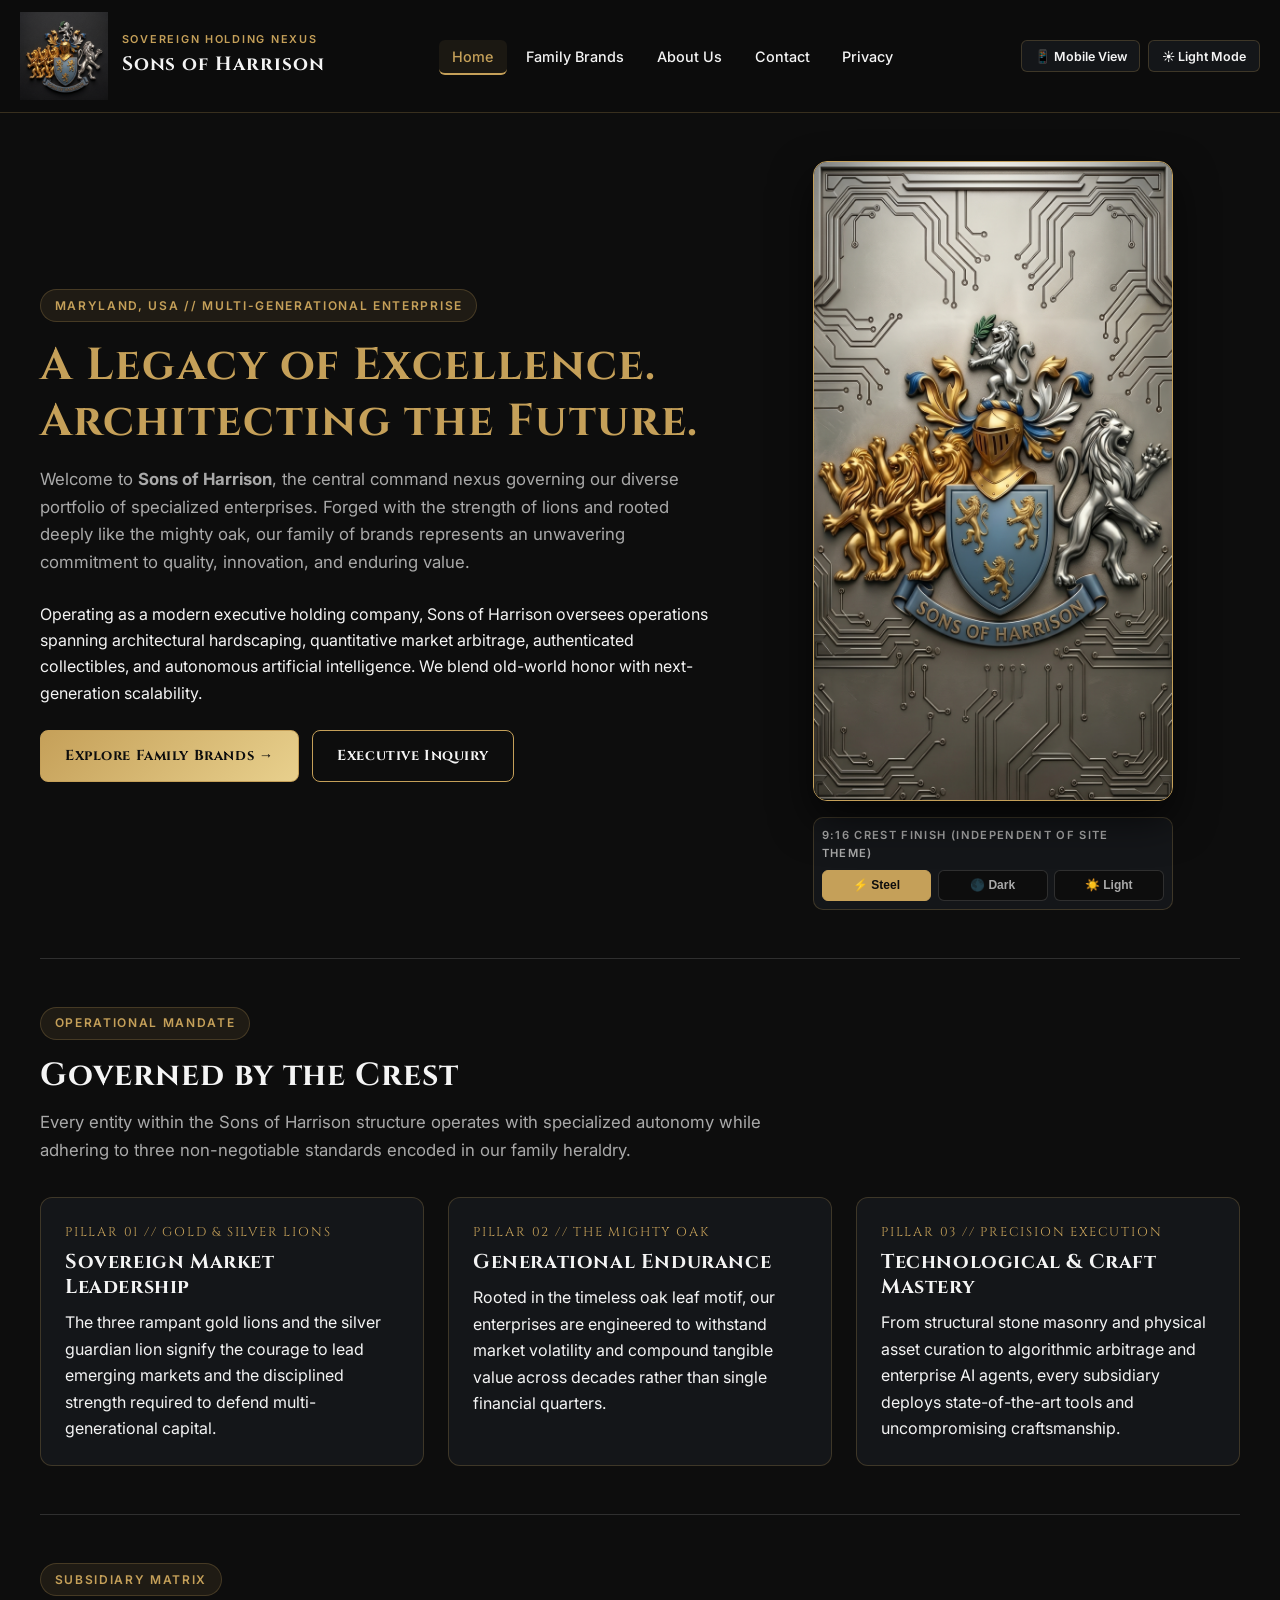
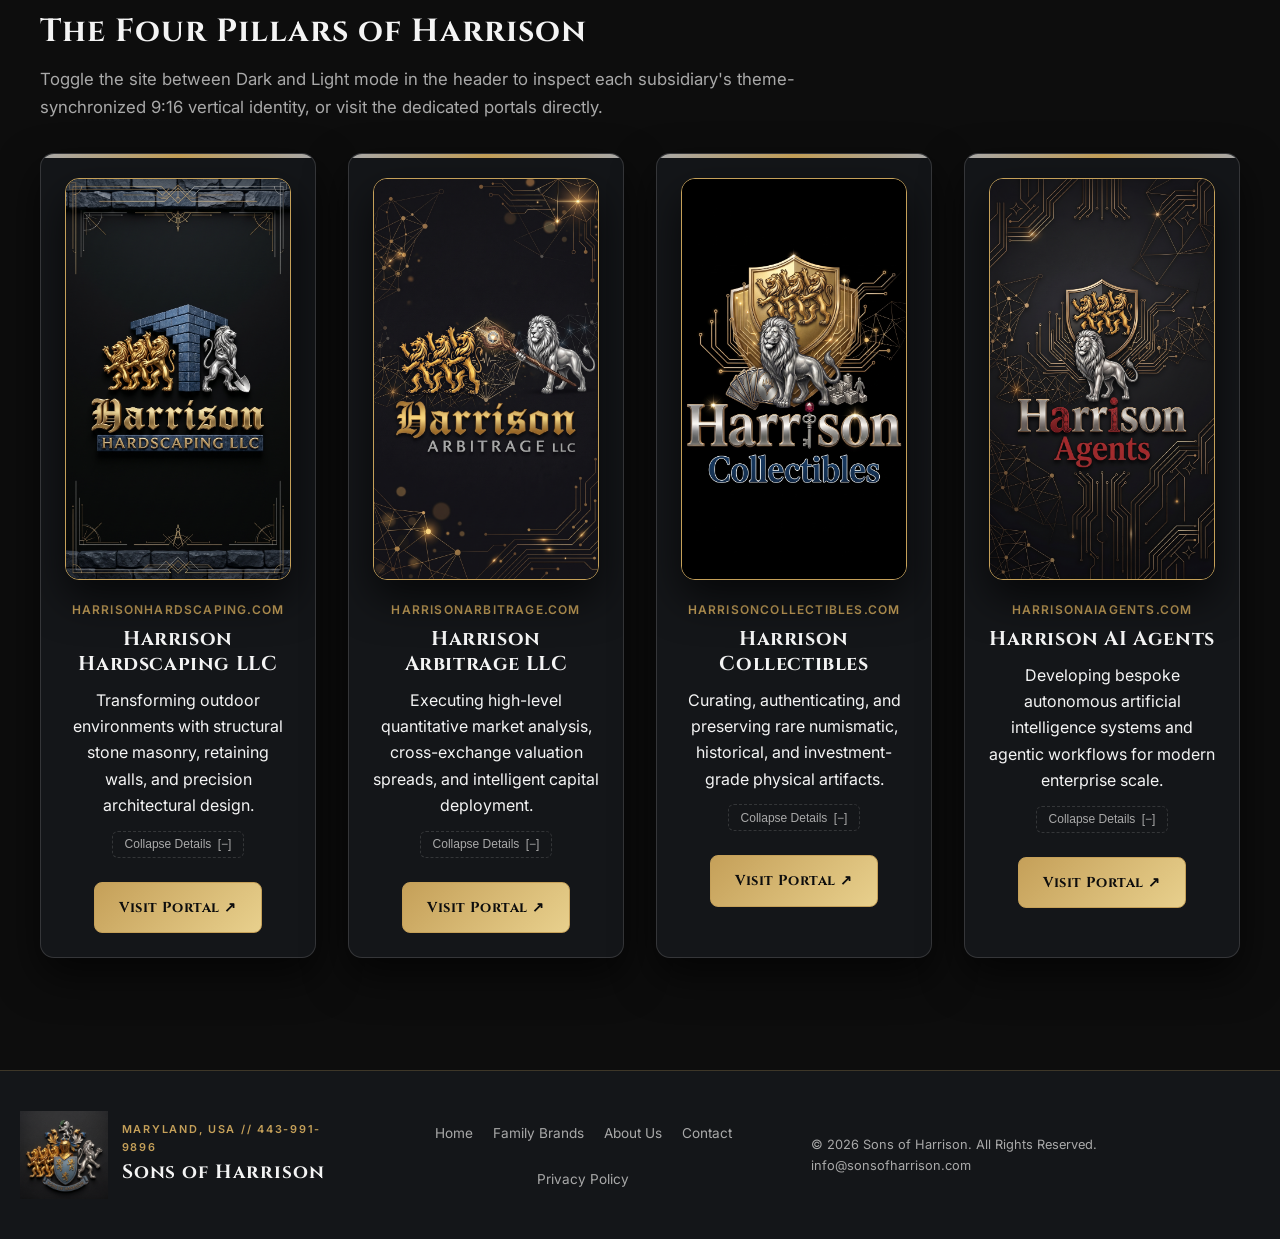
<file: index.html>
<!DOCTYPE html>
<html lang="en" data-theme="dark" data-crest="steel">
<head>
  <meta charset="UTF-8" />
  <meta name="viewport" content="width=device-width, initial-scale=1.0" />
  <title>Sons of Harrison | Sovereign Holding Nexus</title>
  <meta name="description" content="Sons of Harrison is the central holding nexus governing Harrison Hardscaping LLC, Harrison Arbitrage LLC, Harrison Collectibles, and Harrison AI Agents." />
  <link rel="icon" type="image/x-icon" href="favicon.ico" />
  <link rel="stylesheet" href="styles.css" />
  <script src="main.js" defer></script>
  <script type="application/ld+json">
  {
    "@context": "https://schema.org",
    "@type": "Corporation",
    "name": "Sons of Harrison",
    "url": "https://sonsofharrison.com",
    "email": "info@sonsofharrison.com",
    "telephone": "+1-443-991-9896",
    "address": {
      "@type": "PostalAddress",
      "addressRegion": "MD",
      "addressCountry": "US"
    },
    "subOrganization": [
      { "@type": "Organization", "name": "Harrison Hardscaping LLC", "url": "https://harrisonhardscaping.com" },
      { "@type": "Organization", "name": "Harrison Arbitrage LLC", "url": "https://harrisonarbitrage.com" },
      { "@type": "Organization", "name": "Harrison Collectibles", "url": "https://harrisoncollectibles.com" },
      { "@type": "Organization", "name": "Harrison AI Agents", "url": "https://harrisonaiagents.com" }
    ]
  }
  </script>
</head>
<body>

  <!-- STICKY COMMAND HEADER -->
  <header class="site-header">
    <div class="header-inner">
      <a href="index.html" class="brand-identity">
        <div class="asset-frame-1x1">
          <img
            src="Harrison_Sons_Dark.jpg"
            alt="Sons of Harrison Crest"
            class="theme-brand-logo"
            data-fallback-title="Sons of Harrison Crest"
          />
        </div>
        <div class="brand-titles">
          <span class="brand-eyebrow">Sovereign Holding Nexus</span>
          <span class="brand-name">Sons of Harrison</span>
        </div>
      </a>

      <button class="mobile-menu-btn" aria-expanded="false" aria-label="Toggle Navigation">☰ MENU</button>

      <ul class="nav-links">
        <li><a href="index.html" class="active">Home</a></li>
        <li><a href="brands.html">Family Brands</a></li>
        <li><a href="about.html">About Us</a></li>
        <li><a href="contact.html">Contact</a></li>
        <li><a href="privacy.html">Privacy</a></li>
      </ul>

      <div class="header-controls">
        <button id="view-mode-toggle" class="control-btn" type="button">📱 Mobile View</button>
        <button id="theme-toggle" class="control-btn" type="button">☀️ Light Mode</button>
      </div>
    </div>
  </header>

  <!-- MAIN CONTENT -->
  <main class="main-container">

    <!-- 9:16 EXECUTIVE SPLIT-STAGE HERO -->
    <section class="hero-section">
      <div class="hero-copy-column">
        <span class="eyebrow-badge">Maryland, USA // Multi-Generational Enterprise</span>
        <h1>A Legacy of Excellence. Architecting the Future.</h1>
        <p class="lead-copy">
          Welcome to <strong>Sons of Harrison</strong>, the central command nexus governing our diverse portfolio of specialized enterprises. Forged with the strength of lions and rooted deeply like the mighty oak, our family of brands represents an unwavering commitment to quality, innovation, and enduring value.
        </p>
        <p>
          Operating as a modern executive holding company, Sons of Harrison oversees operations spanning architectural hardscaping, quantitative market arbitrage, authenticated collectibles, and autonomous artificial intelligence. We blend old-world honor with next-generation scalability.
        </p>
        <div class="cta-group">
          <a href="brands.html" class="btn-primary">Explore Family Brands →</a>
          <a href="contact.html" class="btn-secondary">Executive Inquiry</a>
        </div>
      </div>

      <!-- 9:16 VERTICAL HERO STAGE WITH DECOUPLED CREST FINISH SWITCHER -->
      <div class="hero-stage-column">
        <div class="asset-frame-9x16">
          <video
            class="crest-brand-video"
            src="Harrison_Sons_Cyber_Steel_9x16_Animated.mp4"
            poster="Harrison_Sons_Cyber_Steel_9x16.jpg"
            autoplay
            loop
            muted
            playsinline
          ></video>
        </div>

        <div class="crest-switcher-bar" role="group" aria-label="9:16 Coat of Arms Finish Selector">
          <span class="crest-switcher-label">9:16 Crest Finish (Independent of Site Theme)</span>
          <div class="crest-switcher-pills">
            <button type="button" class="crest-switch-btn active" data-crest-target="steel">⚡ Steel</button>
            <button type="button" class="crest-switch-btn" data-crest-target="dark">🌑 Dark</button>
            <button type="button" class="crest-switch-btn" data-crest-target="light">☀️ Light</button>
          </div>
        </div>
      </div>
    </section>

    <!-- CORE HERALDIC PILLARS -->
    <section class="section-block">
      <div class="section-header">
        <span class="eyebrow-badge">Operational Mandate</span>
        <h2>Governed by the Crest</h2>
        <p class="lead-copy">
          Every entity within the Sons of Harrison structure operates with specialized autonomy while adhering to three non-negotiable standards encoded in our family heraldry.
        </p>
      </div>

      <div class="pillars-grid">
        <article class="pillar-card">
          <span class="pillar-number">PILLAR 01 // GOLD & SILVER LIONS</span>
          <h3>Sovereign Market Leadership</h3>
          <p>The three rampant gold lions and the silver guardian lion signify the courage to lead emerging markets and the disciplined strength required to defend multi-generational capital.</p>
        </article>

        <article class="pillar-card">
          <span class="pillar-number">PILLAR 02 // THE MIGHTY OAK</span>
          <h3>Generational Endurance</h3>
          <p>Rooted in the timeless oak leaf motif, our enterprises are engineered to withstand market volatility and compound tangible value across decades rather than single financial quarters.</p>
        </article>

        <article class="pillar-card">
          <span class="pillar-number">PILLAR 03 // PRECISION EXECUTION</span>
          <h3>Technological & Craft Mastery</h3>
          <p>From structural stone masonry and physical asset curation to algorithmic arbitrage and enterprise AI agents, every subsidiary deploys state-of-the-art tools and uncompromising craftsmanship.</p>
        </article>
      </div>
    </section>

    <!-- SUBSIDIARY PORTFOLIO SPOTLIGHT -->
    <section class="section-block" style="border-bottom: none;">
      <div class="section-header">
        <span class="eyebrow-badge">Subsidiary Matrix</span>
        <h2>The Four Pillars of Harrison</h2>
        <p class="lead-copy">
          Toggle the site between Dark and Light mode in the header to inspect each subsidiary's theme-synchronized 9:16 vertical identity, or visit the dedicated portals directly.
        </p>
      </div>

      <div class="brands-grid brands-grid-4">
        <!-- Brand 1: Hardscaping -->
        <article class="brand-card" data-collapsible-card>
          <div class="asset-frame-9x16">
            <img
              src="Harrison_Hardscaping_Dark_9x16.jpg"
              alt="Harrison Hardscaping LLC 9:16 Emblem"
              class="theme-brand-9x16"
              data-brand="hardscaping"
              data-fallback-title="Harrison Hardscaping LLC"
              data-asset-status="9:16 BRAND"
            />
          </div>
          <span class="brand-domain-tag">harrisonhardscaping.com</span>
          <h3>Harrison Hardscaping LLC</h3>
          <div class="collapsible-content">
            <p>Transforming outdoor environments with structural stone masonry, retaining walls, and precision architectural design.</p>
          </div>
          <button type="button" class="collapse-toggle-btn" aria-expanded="true">
            <span>Collapse Details</span> <span>[−]</span>
          </button>
          <div class="cta-group">
            <a href="https://harrisonhardscaping.com" target="_blank" rel="noopener" class="btn-primary">Visit Portal ↗</a>
          </div>
        </article>

        <!-- Brand 2: Arbitrage -->
        <article class="brand-card" data-collapsible-card>
          <div class="asset-frame-9x16">
            <img
              src="Harrison_Arbitrage_Dark_9x16.jpg"
              alt="Harrison Arbitrage LLC 9:16 Emblem"
              class="theme-brand-9x16"
              data-brand="arbitrage"
              data-fallback-title="Harrison Arbitrage LLC"
              data-asset-status="9:16 BRAND"
            />
          </div>
          <span class="brand-domain-tag">harrisonarbitrage.com</span>
          <h3>Harrison Arbitrage LLC</h3>
          <div class="collapsible-content">
            <p>Executing high-level quantitative market analysis, cross-exchange valuation spreads, and intelligent capital deployment.</p>
          </div>
          <button type="button" class="collapse-toggle-btn" aria-expanded="true">
            <span>Collapse Details</span> <span>[−]</span>
          </button>
          <div class="cta-group">
            <a href="https://harrisonarbitrage.com" target="_blank" rel="noopener" class="btn-primary">Visit Portal ↗</a>
          </div>
        </article>

        <!-- Brand 3: Collectibles -->
        <article class="brand-card" data-collapsible-card>
          <div class="asset-frame-9x16">
            <img
              src="Harrison_Collectibles_Dark_9x16.jpg"
              alt="Harrison Collectibles 9:16 Emblem"
              class="theme-brand-9x16"
              data-brand="collectibles"
              data-fallback-title="Harrison Collectibles"
              data-asset-status="9:16 BRAND"
            />
          </div>
          <span class="brand-domain-tag">harrisoncollectibles.com</span>
          <h3>Harrison Collectibles</h3>
          <div class="collapsible-content">
            <p>Curating, authenticating, and preserving rare numismatic, historical, and investment-grade physical artifacts.</p>
          </div>
          <button type="button" class="collapse-toggle-btn" aria-expanded="true">
            <span>Collapse Details</span> <span>[−]</span>
          </button>
          <div class="cta-group">
            <a href="https://harrisoncollectibles.com" target="_blank" rel="noopener" class="btn-primary">Visit Portal ↗</a>
          </div>
        </article>

        <!-- Brand 4: AI Agents -->
        <article class="brand-card" data-collapsible-card>
          <div class="asset-frame-9x16">
            <img
              src="Harrison_Agents_Dark_9x16.jpg"
              alt="Harrison AI Agents 9:16 Emblem"
              class="theme-brand-9x16"
              data-brand="agents"
              data-fallback-title="Harrison AI Agents"
              data-asset-status="9:16 BRAND"
            />
          </div>
          <span class="brand-domain-tag">harrisonaiagents.com</span>
          <h3>Harrison AI Agents</h3>
          <div class="collapsible-content">
            <p>Developing bespoke autonomous artificial intelligence systems and agentic workflows for modern enterprise scale.</p>
          </div>
          <button type="button" class="collapse-toggle-btn" aria-expanded="true">
            <span>Collapse Details</span> <span>[−]</span>
          </button>
          <div class="cta-group">
            <a href="https://harrisonaiagents.com" target="_blank" rel="noopener" class="btn-primary">Visit Portal ↗</a>
          </div>
        </article>
      </div>
    </section>

  </main>

  <!-- EXECUTIVE FOOTER -->
  <footer class="site-footer">
    <div class="footer-inner">
      <div class="brand-identity">
        <div class="asset-frame-1x1">
          <img
            src="Harrison_Sons_Dark.jpg"
            alt="Sons of Harrison Seal"
            class="theme-brand-logo"
            data-fallback-title="Sons of Harrison Seal"
          />
        </div>
        <div class="brand-titles">
          <span class="brand-eyebrow">Maryland, USA // 443-991-9896</span>
          <span class="brand-name">Sons of Harrison</span>
        </div>
      </div>

      <ul class="footer-links">
        <li><a href="index.html">Home</a></li>
        <li><a href="brands.html">Family Brands</a></li>
        <li><a href="about.html">About Us</a></li>
        <li><a href="contact.html">Contact</a></li>
        <li><a href="privacy.html">Privacy Policy</a></li>
      </ul>

      <p class="footer-copy">© 2026 Sons of Harrison. All Rights Reserved. info@sonsofharrison.com</p>
    </div>
  </footer>

</body>
</html>
</file>
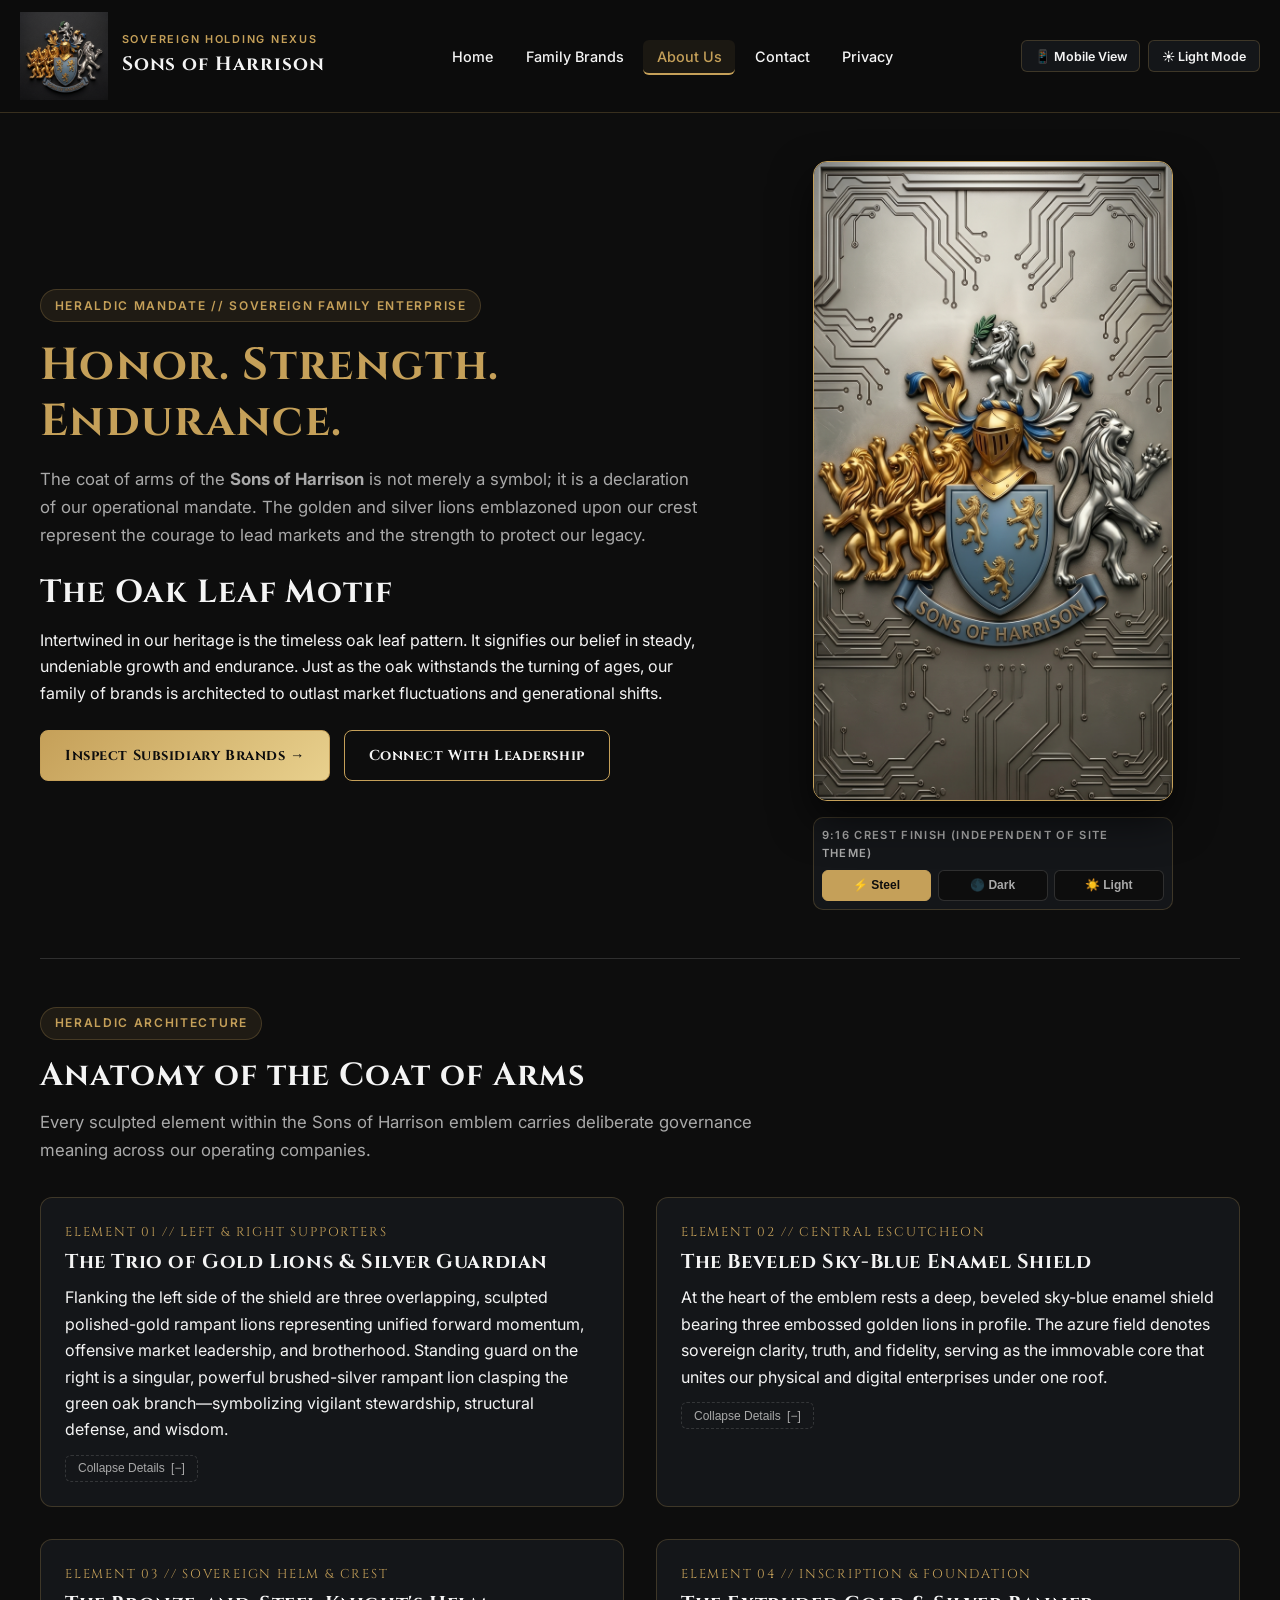
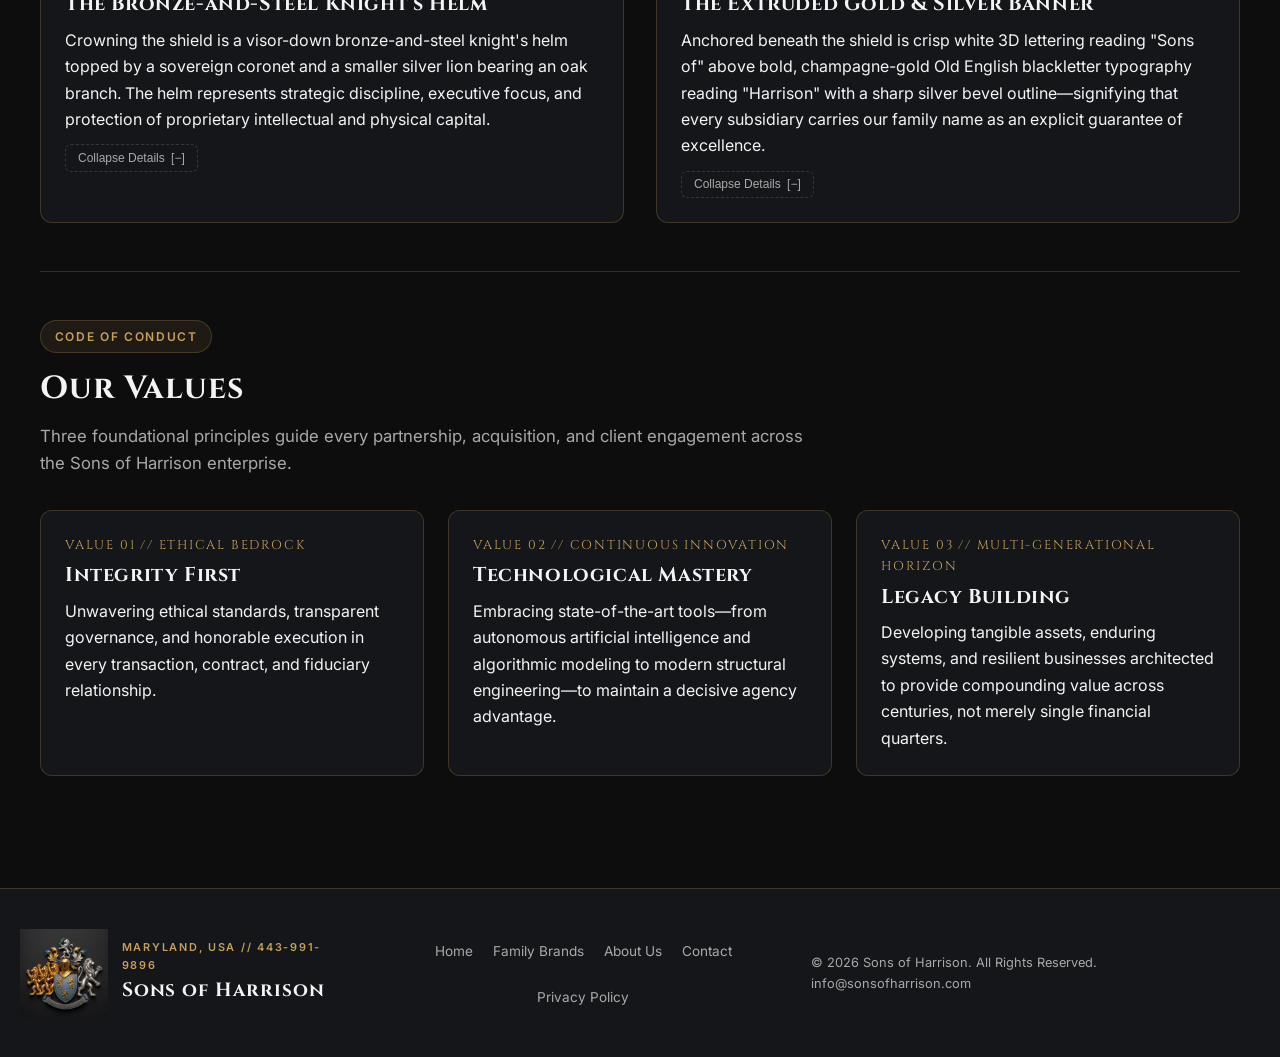
<file: about.html>
<!DOCTYPE html>
<html lang="en" data-theme="dark" data-crest="steel">
<head>
  <meta charset="UTF-8" />
  <meta name="viewport" content="width=device-width, initial-scale=1.0" />
  <title>About Us | Sons of Harrison</title>
  <meta name="description" content="Honor. Strength. Endurance. Discover the heraldic symbolism, oak leaf motif, and generational values behind the Sons of Harrison coat of arms." />
  <link rel="icon" type="image/x-icon" href="favicon.ico" />
  <link rel="stylesheet" href="styles.css" />
  <script src="main.js" defer></script>
  <script type="application/ld+json">
  {
    "@context": "https://schema.org",
    "@type": "AboutPage",
    "name": "About Sons of Harrison | Honor. Strength. Endurance.",
    "url": "https://sonsofharrison.com/about.html",
    "description": "Corporate heritage, coat of arms symbolism, and foundational values of Sons of Harrison.",
    "mainEntity": {
      "@type": "Organization",
      "name": "Sons of Harrison",
      "url": "https://sonsofharrison.com",
      "knowsAbout": [
        "Corporate Governance",
        "Architectural Hardscaping",
        "Quantitative Market Arbitrage",
        "Authenticated Collectibles",
        "Enterprise Artificial Intelligence Agents"
      ]
    }
  }
  </script>
</head>
<body>

  <!-- STICKY COMMAND HEADER -->
  <header class="site-header">
    <div class="header-inner">
      <a href="index.html" class="brand-identity">
        <div class="asset-frame-1x1">
          <img
            src="Harrison_Sons_Dark.jpg"
            alt="Sons of Harrison Crest"
            class="theme-brand-logo"
            data-fallback-title="Sons of Harrison Crest"
          />
        </div>
        <div class="brand-titles">
          <span class="brand-eyebrow">Sovereign Holding Nexus</span>
          <span class="brand-name">Sons of Harrison</span>
        </div>
      </a>

      <button class="mobile-menu-btn" aria-expanded="false" aria-label="Toggle Navigation">☰ MENU</button>

      <ul class="nav-links">
        <li><a href="index.html">Home</a></li>
        <li><a href="brands.html">Family Brands</a></li>
        <li><a href="about.html" class="active">About Us</a></li>
        <li><a href="contact.html">Contact</a></li>
        <li><a href="privacy.html">Privacy</a></li>
      </ul>

      <div class="header-controls">
        <button id="view-mode-toggle" class="control-btn" type="button">📱 Mobile View</button>
        <button id="theme-toggle" class="control-btn" type="button">☀️ Light Mode</button>
      </div>
    </div>
  </header>

  <!-- MAIN CONTENT -->
  <main class="main-container">

    <!-- SPLIT-STAGE HERALDRY HERO -->
    <section class="hero-section">
      <div class="hero-copy-column">
        <span class="eyebrow-badge">Heraldic Mandate // Sovereign Family Enterprise</span>
        <h1>Honor. Strength. Endurance.</h1>
        <p class="lead-copy">
          The coat of arms of the <strong>Sons of Harrison</strong> is not merely a symbol; it is a declaration of our operational mandate. The golden and silver lions emblazoned upon our crest represent the courage to lead markets and the strength to protect our legacy.
        </p>

        <h2>The Oak Leaf Motif</h2>
        <p style="margin-bottom: 1.5rem;">
          Intertwined in our heritage is the timeless oak leaf pattern. It signifies our belief in steady, undeniable growth and endurance. Just as the oak withstands the turning of ages, our family of brands is architected to outlast market fluctuations and generational shifts.
        </p>

        <div class="cta-group">
          <a href="brands.html" class="btn-primary">Inspect Subsidiary Brands →</a>
          <a href="contact.html" class="btn-secondary">Connect With Leadership</a>
        </div>
      </div>

      <!-- 9:16 VERTICAL COAT OF ARMS STAGE WITH INDEPENDENT FINISH SWITCHER -->
      <div class="hero-stage-column">
        <div class="asset-frame-9x16">
          <video
            class="crest-brand-video"
            src="Harrison_Sons_Cyber_Steel_9x16_Animated.mp4"
            poster="Harrison_Sons_Cyber_Steel_9x16.jpg"
            autoplay
            loop
            muted
            playsinline
          ></video>
        </div>

        <div class="crest-switcher-bar" role="group" aria-label="9:16 Coat of Arms Finish Selector">
          <span class="crest-switcher-label">9:16 Crest Finish (Independent of Site Theme)</span>
          <div class="crest-switcher-pills">
            <button type="button" class="crest-switch-btn active" data-crest-target="steel">⚡ Steel</button>
            <button type="button" class="crest-switch-btn" data-crest-target="dark">🌑 Dark</button>
            <button type="button" class="crest-switch-btn" data-crest-target="light">☀️ Light</button>
          </div>
        </div>
      </div>
    </section>

    <!-- ANATOMY OF THE COAT OF ARMS -->
    <section class="section-block">
      <div class="section-header">
        <span class="eyebrow-badge">Heraldic Architecture</span>
        <h2>Anatomy of the Coat of Arms</h2>
        <p class="lead-copy">
          Every sculpted element within the Sons of Harrison emblem carries deliberate governance meaning across our operating companies.
        </p>
      </div>

      <div class="brands-grid">
        <article class="pillar-card" data-collapsible-card>
          <span class="pillar-number">ELEMENT 01 // LEFT & RIGHT SUPPORTERS</span>
          <h3>The Trio of Gold Lions & Silver Guardian</h3>
          <div class="collapsible-content">
            <p>
              Flanking the left side of the shield are three overlapping, sculpted polished-gold rampant lions representing unified forward momentum, offensive market leadership, and brotherhood. Standing guard on the right is a singular, powerful brushed-silver rampant lion clasping the green oak branch—symbolizing vigilant stewardship, structural defense, and wisdom.
            </p>
          </div>
          <button type="button" class="collapse-toggle-btn" aria-expanded="true">
            <span>Collapse Details</span> <span>[−]</span>
          </button>
        </article>

        <article class="pillar-card" data-collapsible-card>
          <span class="pillar-number">ELEMENT 02 // CENTRAL ESCUTCHEON</span>
          <h3>The Beveled Sky-Blue Enamel Shield</h3>
          <div class="collapsible-content">
            <p>
              At the heart of the emblem rests a deep, beveled sky-blue enamel shield bearing three embossed golden lions in profile. The azure field denotes sovereign clarity, truth, and fidelity, serving as the immovable core that unites our physical and digital enterprises under one roof.
            </p>
          </div>
          <button type="button" class="collapse-toggle-btn" aria-expanded="true">
            <span>Collapse Details</span> <span>[−]</span>
          </button>
        </article>

        <article class="pillar-card" data-collapsible-card>
          <span class="pillar-number">ELEMENT 03 // SOVEREIGN HELM & CREST</span>
          <h3>The Bronze-and-Steel Knight's Helm</h3>
          <div class="collapsible-content">
            <p>
              Crowning the shield is a visor-down bronze-and-steel knight's helm topped by a sovereign coronet and a smaller silver lion bearing an oak branch. The helm represents strategic discipline, executive focus, and protection of proprietary intellectual and physical capital.
            </p>
          </div>
          <button type="button" class="collapse-toggle-btn" aria-expanded="true">
            <span>Collapse Details</span> <span>[−]</span>
          </button>
        </article>

        <article class="pillar-card" data-collapsible-card>
          <span class="pillar-number">ELEMENT 04 // INSCRIPTION & FOUNDATION</span>
          <h3>The Extruded Gold & Silver Banner</h3>
          <div class="collapsible-content">
            <p>
              Anchored beneath the shield is crisp white 3D lettering reading "Sons of" above bold, champagne-gold Old English blackletter typography reading "Harrison" with a sharp silver bevel outline—signifying that every subsidiary carries our family name as an explicit guarantee of excellence.
            </p>
          </div>
          <button type="button" class="collapse-toggle-btn" aria-expanded="true">
            <span>Collapse Details</span> <span>[−]</span>
          </button>
        </article>
      </div>
    </section>

    <!-- CORE VALUES -->
    <section class="section-block" style="border-bottom: none;">
      <div class="section-header">
        <span class="eyebrow-badge">Code of Conduct</span>
        <h2>Our Values</h2>
        <p class="lead-copy">
          Three foundational principles guide every partnership, acquisition, and client engagement across the Sons of Harrison enterprise.
        </p>
      </div>

      <div class="pillars-grid">
        <article class="pillar-card">
          <span class="pillar-number">VALUE 01 // ETHICAL BEDROCK</span>
          <h3>Integrity First</h3>
          <p>Unwavering ethical standards, transparent governance, and honorable execution in every transaction, contract, and fiduciary relationship.</p>
        </article>

        <article class="pillar-card">
          <span class="pillar-number">VALUE 02 // CONTINUOUS INNOVATION</span>
          <h3>Technological Mastery</h3>
          <p>Embracing state-of-the-art tools—from autonomous artificial intelligence and algorithmic modeling to modern structural engineering—to maintain a decisive agency advantage.</p>
        </article>

        <article class="pillar-card">
          <span class="pillar-number">VALUE 03 // MULTI-GENERATIONAL HORIZON</span>
          <h3>Legacy Building</h3>
          <p>Developing tangible assets, enduring systems, and resilient businesses architected to provide compounding value across centuries, not merely single financial quarters.</p>
        </article>
      </div>
    </section>

  </main>

  <!-- EXECUTIVE FOOTER -->
  <footer class="site-footer">
    <div class="footer-inner">
      <div class="brand-identity">
        <div class="asset-frame-1x1">
          <img
            src="Harrison_Sons_Dark.jpg"
            alt="Sons of Harrison Seal"
            class="theme-brand-logo"
            data-fallback-title="Sons of Harrison Seal"
          />
        </div>
        <div class="brand-titles">
          <span class="brand-eyebrow">Maryland, USA // 443-991-9896</span>
          <span class="brand-name">Sons of Harrison</span>
        </div>
      </div>

      <ul class="footer-links">
        <li><a href="index.html">Home</a></li>
        <li><a href="brands.html">Family Brands</a></li>
        <li><a href="about.html">About Us</a></li>
        <li><a href="contact.html">Contact</a></li>
        <li><a href="privacy.html">Privacy Policy</a></li>
      </ul>

      <p class="footer-copy">© 2026 Sons of Harrison. All Rights Reserved. info@sonsofharrison.com</p>
    </div>
  </footer>

</body>
</html>
</file>
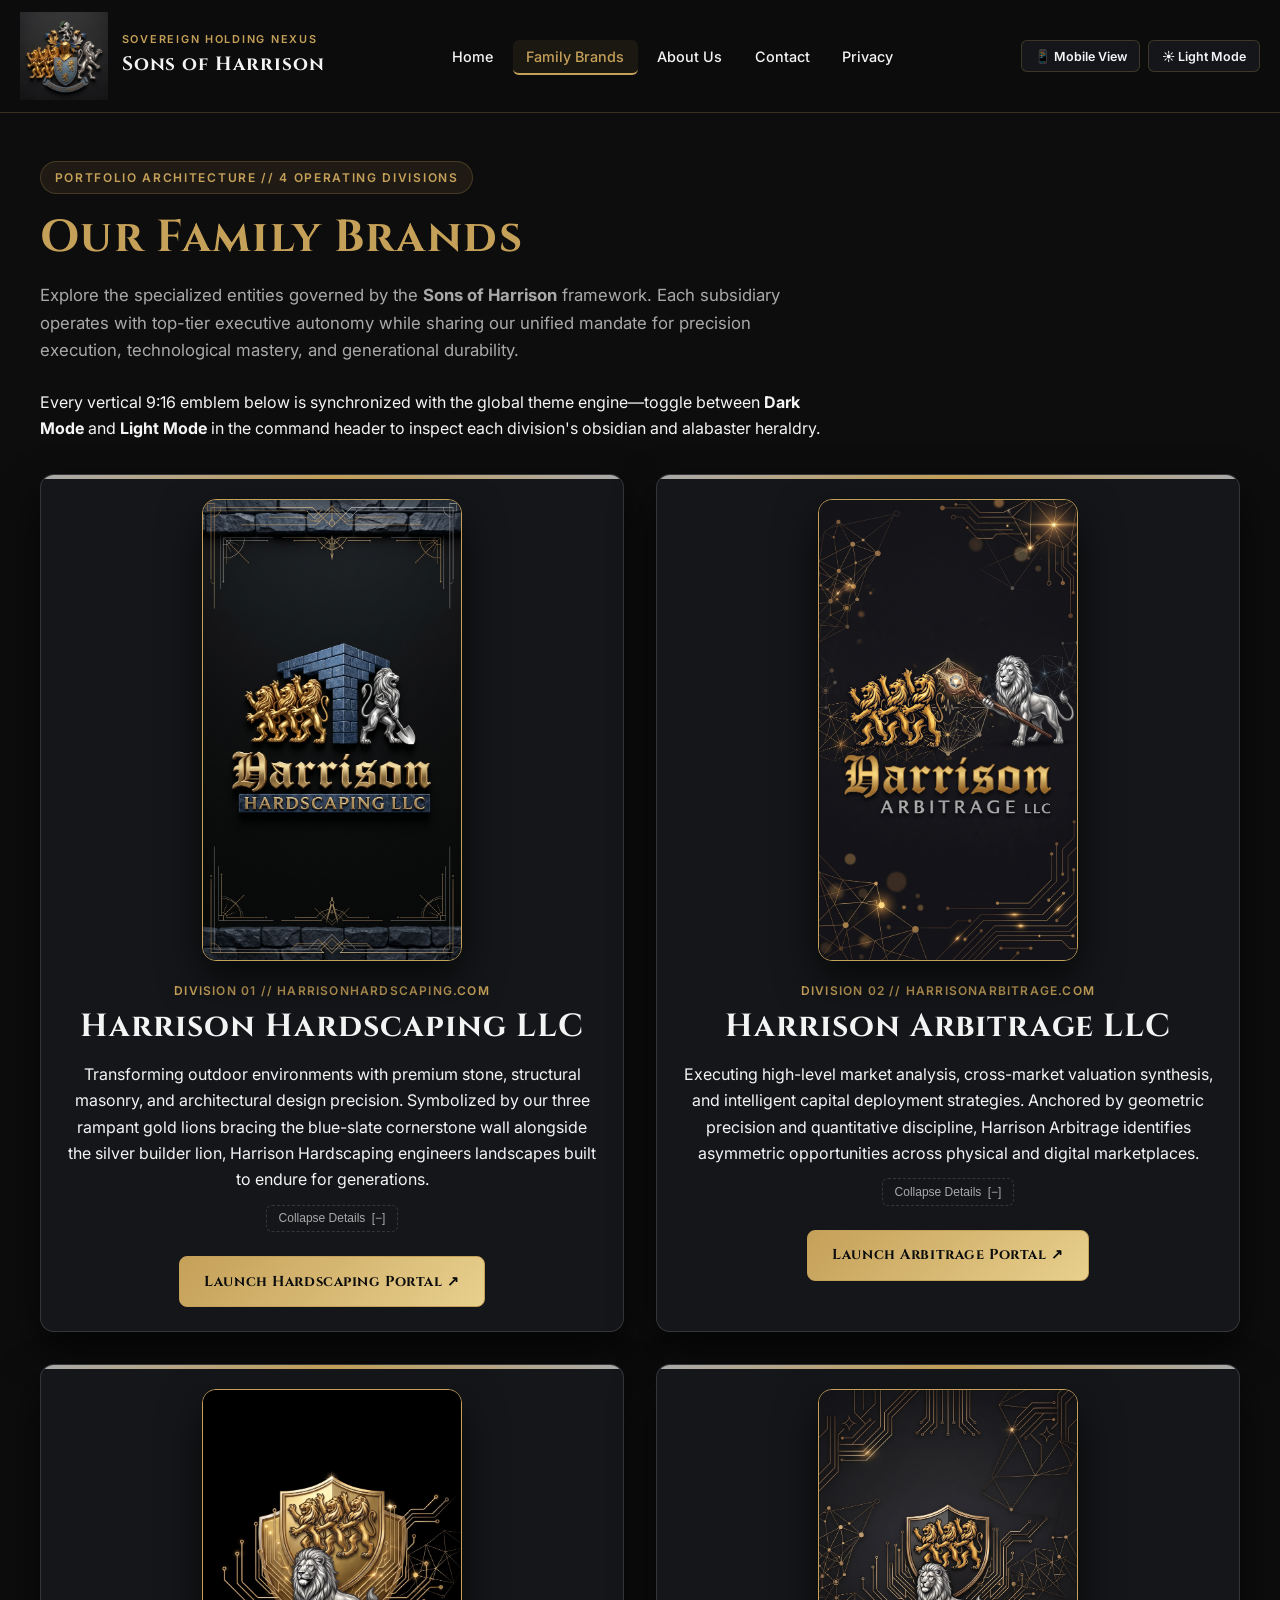
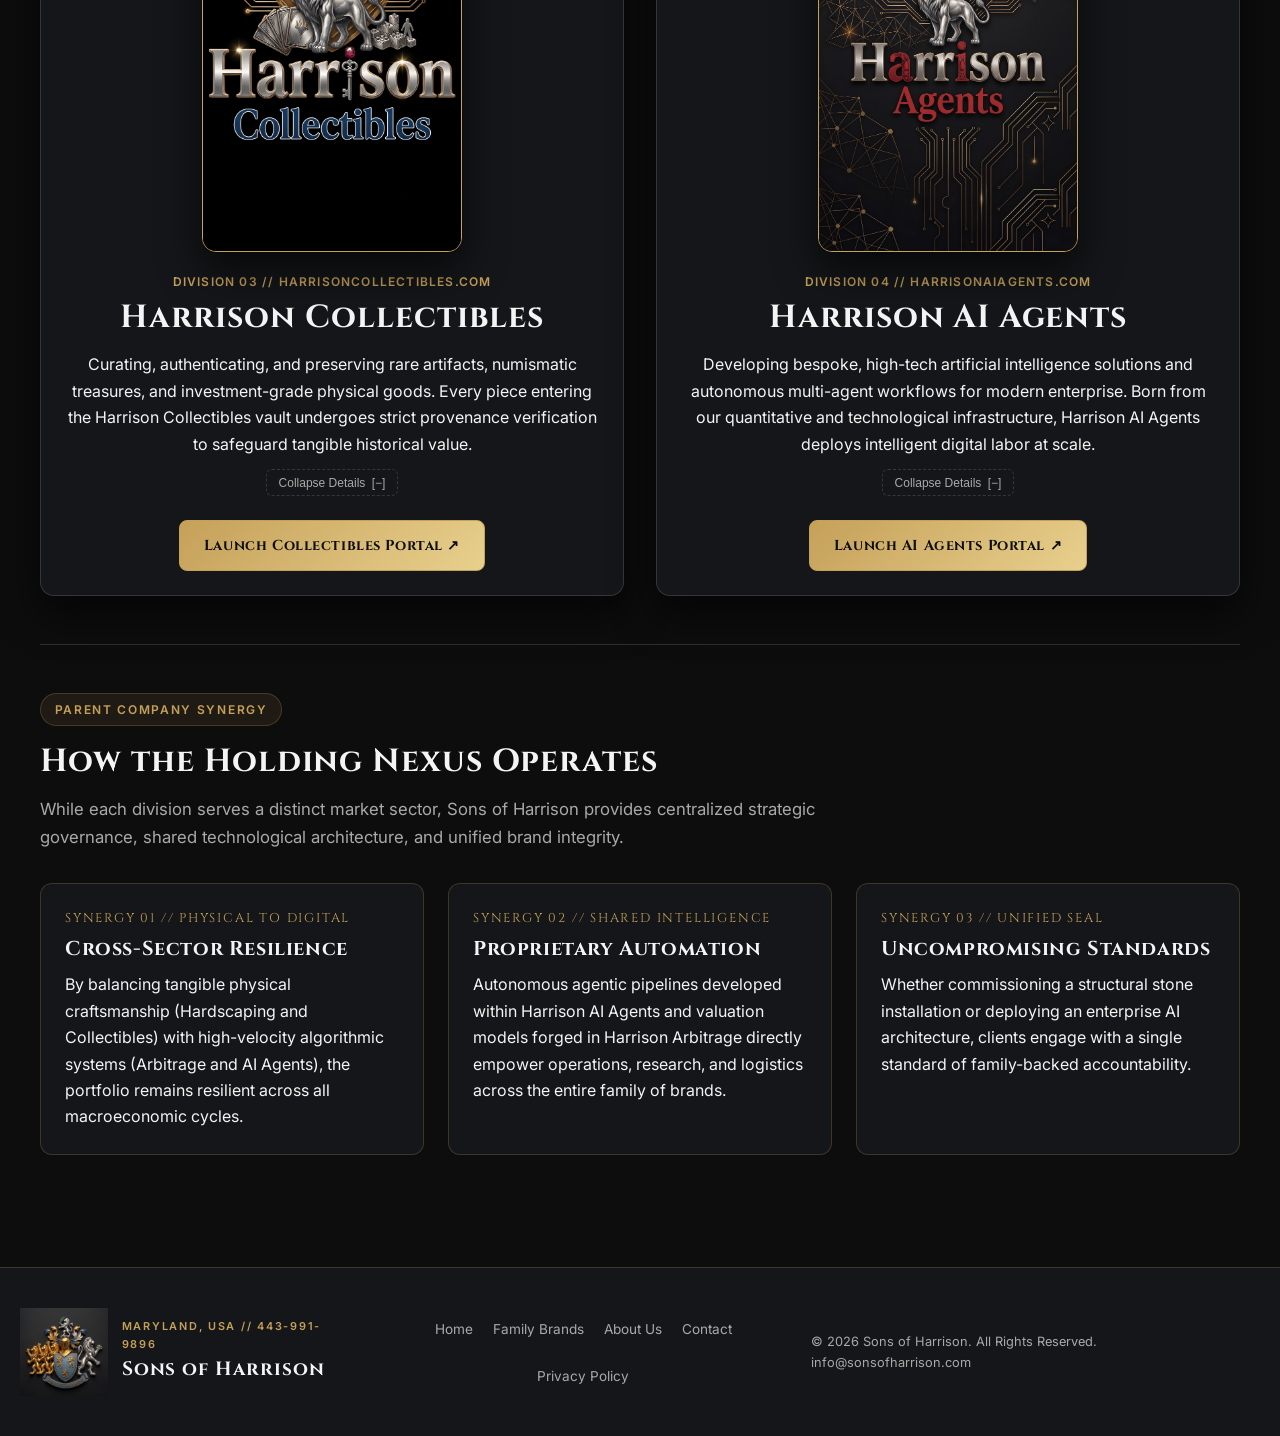
<file: brands.html>
<!DOCTYPE html>
<html lang="en" data-theme="dark" data-crest="steel">
<head>
  <meta charset="UTF-8" />
  <meta name="viewport" content="width=device-width, initial-scale=1.0" />
  <title>Family Brands | Sons of Harrison</title>
  <meta name="description" content="Explore the specialized enterprises governed by the Sons of Harrison framework: Harrison Hardscaping LLC, Harrison Arbitrage LLC, Harrison Collectibles, and Harrison AI Agents." />
  <link rel="icon" type="image/x-icon" href="favicon.ico" />
  <link rel="stylesheet" href="styles.css" />
  <script src="main.js" defer></script>
  <script type="application/ld+json">
  {
    "@context": "https://schema.org",
    "@type": "CollectionPage",
    "name": "Sons of Harrison | Family Brands",
    "url": "https://sonsofharrison.com/brands.html",
    "description": "Portfolio directory of the four specialized enterprises governed by Sons of Harrison.",
    "mainEntity": {
      "@type": "Organization",
      "name": "Sons of Harrison",
      "url": "https://sonsofharrison.com",
      "subOrganization": [
        {
          "@type": "Organization",
          "name": "Harrison Hardscaping LLC",
          "url": "https://harrisonhardscaping.com",
          "description": "Transforming outdoor environments with premium stone, structural masonry, and design precision."
        },
        {
          "@type": "Organization",
          "name": "Harrison Arbitrage LLC",
          "url": "https://harrisonarbitrage.com",
          "description": "Executing high-level market analysis and intelligent capital deployment strategies."
        },
        {
          "@type": "Organization",
          "name": "Harrison Collectibles",
          "url": "https://harrisoncollectibles.com",
          "description": "Curating, authenticating, and preserving rare artifacts and investment-grade physical goods."
        },
        {
          "@type": "Organization",
          "name": "Harrison AI Agents",
          "url": "https://harrisonaiagents.com",
          "description": "Developing bespoke, high-tech artificial intelligence solutions and autonomous systems for modern enterprise."
        }
      ]
    }
  }
  </script>
</head>
<body>

  <!-- STICKY COMMAND HEADER -->
  <header class="site-header">
    <div class="header-inner">
      <a href="index.html" class="brand-identity">
        <div class="asset-frame-1x1">
          <img
            src="Harrison_Sons_Dark.jpg"
            alt="Sons of Harrison Crest"
            class="theme-brand-logo"
            data-fallback-title="Sons of Harrison Crest"
          />
        </div>
        <div class="brand-titles">
          <span class="brand-eyebrow">Sovereign Holding Nexus</span>
          <span class="brand-name">Sons of Harrison</span>
        </div>
      </a>

      <button class="mobile-menu-btn" aria-expanded="false" aria-label="Toggle Navigation">☰ MENU</button>

      <ul class="nav-links">
        <li><a href="index.html">Home</a></li>
        <li><a href="brands.html" class="active">Family Brands</a></li>
        <li><a href="about.html">About Us</a></li>
        <li><a href="contact.html">Contact</a></li>
        <li><a href="privacy.html">Privacy</a></li>
      </ul>

      <div class="header-controls">
        <button id="view-mode-toggle" class="control-btn" type="button">📱 Mobile View</button>
        <button id="theme-toggle" class="control-btn" type="button">☀️ Light Mode</button>
      </div>
    </div>
  </header>

  <!-- MAIN CONTENT -->
  <main class="main-container">

    <!-- PAGE INTRO -->
    <section class="section-block" style="padding-top: 1rem;">
      <div class="section-header">
        <span class="eyebrow-badge">Portfolio Architecture // 4 Operating Divisions</span>
        <h1>Our Family Brands</h1>
        <p class="lead-copy">
          Explore the specialized entities governed by the <strong>Sons of Harrison</strong> framework. Each subsidiary operates with top-tier executive autonomy while sharing our unified mandate for precision execution, technological mastery, and generational durability.
        </p>
        <p>
          Every vertical 9:16 emblem below is synchronized with the global theme engine—toggle between <strong>Dark Mode</strong> and <strong>Light Mode</strong> in the command header to inspect each division's obsidian and alabaster heraldry.
        </p>
      </div>

      <!-- 4-PILLAR SUBSIDIARY MATRIX -->
      <div class="brands-grid">

        <!-- Brand 1: Harrison Hardscaping LLC -->
        <article class="brand-card" data-collapsible-card>
          <div class="asset-frame-9x16">
            <img
              src="Harrison_Hardscaping_Dark_9x16.jpg"
              alt="Harrison Hardscaping LLC 9:16 Crest"
              class="theme-brand-9x16"
              data-brand="hardscaping"
              data-fallback-title="Harrison Hardscaping LLC"
              data-asset-status="9:16 SUBSIDIARY"
            />
          </div>
          <span class="brand-domain-tag">Division 01 // harrisonhardscaping.com</span>
          <h2>Harrison Hardscaping LLC</h2>
          <div class="collapsible-content">
            <p>
              Transforming outdoor environments with premium stone, structural masonry, and architectural design precision. Symbolized by our three rampant gold lions bracing the blue-slate cornerstone wall alongside the silver builder lion, Harrison Hardscaping engineers landscapes built to endure for generations.
            </p>
          </div>
          <button type="button" class="collapse-toggle-btn" aria-expanded="true">
            <span>Collapse Details</span> <span>[−]</span>
          </button>
          <div class="cta-group">
            <a href="https://harrisonhardscaping.com" target="_blank" rel="noopener" class="btn-primary">Launch Hardscaping Portal ↗</a>
          </div>
        </article>

        <!-- Brand 2: Harrison Arbitrage LLC -->
        <article class="brand-card" data-collapsible-card>
          <div class="asset-frame-9x16">
            <img
              src="Harrison_Arbitrage_Dark_9x16.jpg"
              alt="Harrison Arbitrage LLC 9:16 Crest"
              class="theme-brand-9x16"
              data-brand="arbitrage"
              data-fallback-title="Harrison Arbitrage LLC"
              data-asset-status="9:16 SUBSIDIARY"
            />
          </div>
          <span class="brand-domain-tag">Division 02 // harrisonarbitrage.com</span>
          <h2>Harrison Arbitrage LLC</h2>
          <div class="collapsible-content">
            <p>
              Executing high-level market analysis, cross-market valuation synthesis, and intelligent capital deployment strategies. Anchored by geometric precision and quantitative discipline, Harrison Arbitrage identifies asymmetric opportunities across physical and digital marketplaces.
            </p>
          </div>
          <button type="button" class="collapse-toggle-btn" aria-expanded="true">
            <span>Collapse Details</span> <span>[−]</span>
          </button>
          <div class="cta-group">
            <a href="https://harrisonarbitrage.com" target="_blank" rel="noopener" class="btn-primary">Launch Arbitrage Portal ↗</a>
          </div>
        </article>

        <!-- Brand 3: Harrison Collectibles -->
        <article class="brand-card" data-collapsible-card>
          <div class="asset-frame-9x16">
            <img
              src="Harrison_Collectibles_Dark_9x16.jpg"
              alt="Harrison Collectibles 9:16 Crest"
              class="theme-brand-9x16"
              data-brand="collectibles"
              data-fallback-title="Harrison Collectibles"
              data-asset-status="9:16 SUBSIDIARY"
            />
          </div>
          <span class="brand-domain-tag">Division 03 // harrisoncollectibles.com</span>
          <h2>Harrison Collectibles</h2>
          <div class="collapsible-content">
            <p>
              Curating, authenticating, and preserving rare artifacts, numismatic treasures, and investment-grade physical goods. Every piece entering the Harrison Collectibles vault undergoes strict provenance verification to safeguard tangible historical value.
            </p>
          </div>
          <button type="button" class="collapse-toggle-btn" aria-expanded="true">
            <span>Collapse Details</span> <span>[−]</span>
          </button>
          <div class="cta-group">
            <a href="https://harrisoncollectibles.com" target="_blank" rel="noopener" class="btn-primary">Launch Collectibles Portal ↗</a>
          </div>
        </article>

        <!-- Brand 4: Harrison AI Agents -->
        <article class="brand-card" data-collapsible-card>
          <div class="asset-frame-9x16">
            <img
              src="Harrison_Agents_Dark_9x16.jpg"
              alt="Harrison AI Agents 9:16 Crest"
              class="theme-brand-9x16"
              data-brand="agents"
              data-fallback-title="Harrison AI Agents"
              data-asset-status="9:16 SUBSIDIARY"
            />
          </div>
          <span class="brand-domain-tag">Division 04 // harrisonaiagents.com</span>
          <h2>Harrison AI Agents</h2>
          <div class="collapsible-content">
            <p>
              Developing bespoke, high-tech artificial intelligence solutions and autonomous multi-agent workflows for modern enterprise. Born from our quantitative and technological infrastructure, Harrison AI Agents deploys intelligent digital labor at scale.
            </p>
          </div>
          <button type="button" class="collapse-toggle-btn" aria-expanded="true">
            <span>Collapse Details</span> <span>[−]</span>
          </button>
          <div class="cta-group">
            <a href="https://harrisonaiagents.com" target="_blank" rel="noopener" class="btn-primary">Launch AI Agents Portal ↗</a>
          </div>
        </article>

      </div>
    </section>

    <!-- UNIFIED GOVERNANCE FRAMEWORK -->
    <section class="section-block" style="border-bottom: none;">
      <div class="section-header">
        <span class="eyebrow-badge">Parent Company Synergy</span>
        <h2>How the Holding Nexus Operates</h2>
        <p class="lead-copy">
          While each division serves a distinct market sector, Sons of Harrison provides centralized strategic governance, shared technological architecture, and unified brand integrity.
        </p>
      </div>

      <div class="pillars-grid">
        <article class="pillar-card">
          <span class="pillar-number">SYNERGY 01 // PHYSICAL TO DIGITAL</span>
          <h3>Cross-Sector Resilience</h3>
          <p>By balancing tangible physical craftsmanship (Hardscaping and Collectibles) with high-velocity algorithmic systems (Arbitrage and AI Agents), the portfolio remains resilient across all macroeconomic cycles.</p>
        </article>

        <article class="pillar-card">
          <span class="pillar-number">SYNERGY 02 // SHARED INTELLIGENCE</span>
          <h3>Proprietary Automation</h3>
          <p>Autonomous agentic pipelines developed within Harrison AI Agents and valuation models forged in Harrison Arbitrage directly empower operations, research, and logistics across the entire family of brands.</p>
        </article>

        <article class="pillar-card">
          <span class="pillar-number">SYNERGY 03 // UNIFIED SEAL</span>
          <h3>Uncompromising Standards</h3>
          <p>Whether commissioning a structural stone installation or deploying an enterprise AI architecture, clients engage with a single standard of family-backed accountability.</p>
        </article>
      </div>
    </section>

  </main>

  <!-- EXECUTIVE FOOTER -->
  <footer class="site-footer">
    <div class="footer-inner">
      <div class="brand-identity">
        <div class="asset-frame-1x1">
          <img
            src="Harrison_Sons_Dark.jpg"
            alt="Sons of Harrison Seal"
            class="theme-brand-logo"
            data-fallback-title="Sons of Harrison Seal"
          />
        </div>
        <div class="brand-titles">
          <span class="brand-eyebrow">Maryland, USA // 443-991-9896</span>
          <span class="brand-name">Sons of Harrison</span>
        </div>
      </div>

      <ul class="footer-links">
        <li><a href="index.html">Home</a></li>
        <li><a href="brands.html">Family Brands</a></li>
        <li><a href="about.html">About Us</a></li>
        <li><a href="contact.html">Contact</a></li>
        <li><a href="privacy.html">Privacy Policy</a></li>
      </ul>

      <p class="footer-copy">© 2026 Sons of Harrison. All Rights Reserved. info@sonsofharrison.com</p>
    </div>
  </footer>

</body>
</html>
</file>
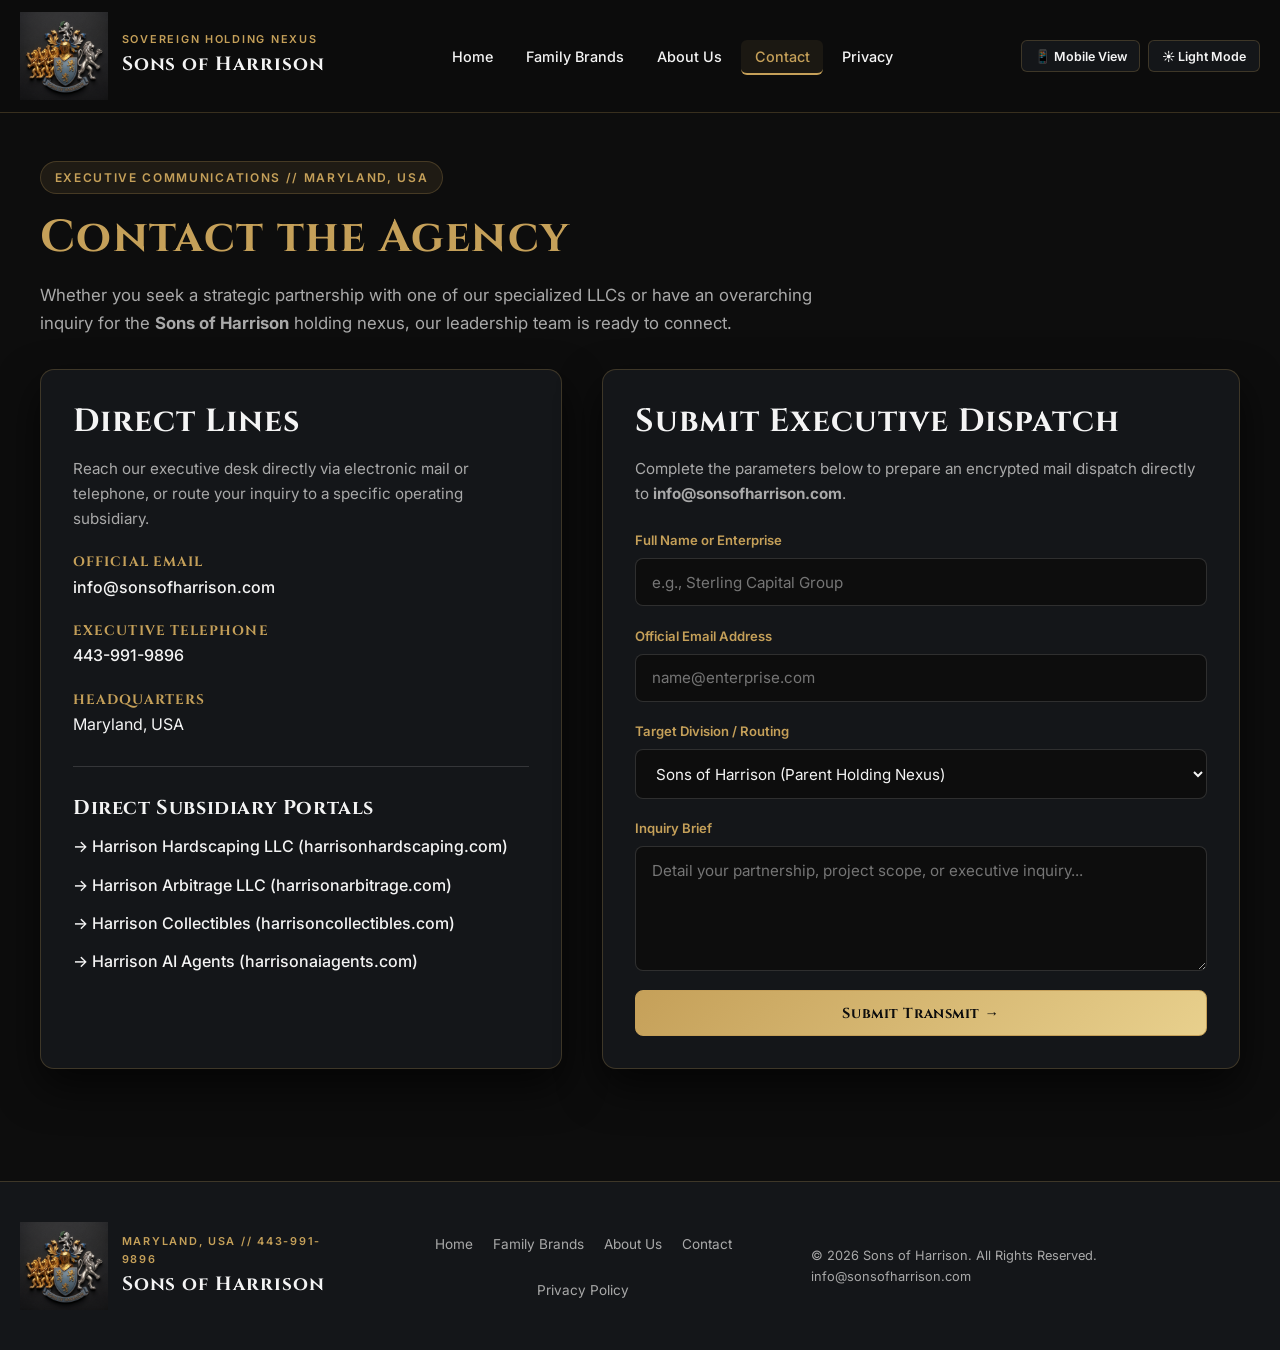
<file: contact.html>
<!DOCTYPE html>
<html lang="en" data-theme="dark" data-crest="steel">
<head>
  <meta charset="UTF-8" />
  <meta name="viewport" content="width=device-width, initial-scale=1.0" />
  <title>Contact | Sons of Harrison</title>
  <meta name="description" content="Connect with Sons of Harrison for executive inquiries, subsidiary partnerships, and corporate communications in Maryland, USA." />
  <link rel="icon" type="image/x-icon" href="favicon.ico" />
  <link rel="stylesheet" href="styles.css" />
  <script src="main.js" defer></script>
  <script type="application/ld+json">
  {
    "@context": "https://schema.org",
    "@type": "ContactPage",
    "name": "Contact Sons of Harrison",
    "url": "https://sonsofharrison.com/contact.html",
    "mainEntity": {
      "@type": "Organization",
      "name": "Sons of Harrison",
      "url": "https://sonsofharrison.com",
      "email": "info@sonsofharrison.com",
      "telephone": "+1-443-991-9896",
      "address": {
        "@type": "PostalAddress",
        "addressRegion": "MD",
        "addressCountry": "US"
      }
    }
  }
  </script>
</head>
<body>

  <!-- STICKY COMMAND HEADER -->
  <header class="site-header">
    <div class="header-inner">
      <a href="index.html" class="brand-identity">
        <div class="asset-frame-1x1">
          <img
            src="Harrison_Sons_Dark.jpg"
            alt="Sons of Harrison Crest"
            class="theme-brand-logo"
            data-fallback-title="Sons of Harrison Crest"
          />
        </div>
        <div class="brand-titles">
          <span class="brand-eyebrow">Sovereign Holding Nexus</span>
          <span class="brand-name">Sons of Harrison</span>
        </div>
      </a>

      <button class="mobile-menu-btn" aria-expanded="false" aria-label="Toggle Navigation">☰ MENU</button>

      <ul class="nav-links">
        <li><a href="index.html">Home</a></li>
        <li><a href="brands.html">Family Brands</a></li>
        <li><a href="about.html">About Us</a></li>
        <li><a href="contact.html" class="active">Contact</a></li>
        <li><a href="privacy.html">Privacy</a></li>
      </ul>

      <div class="header-controls">
        <button id="view-mode-toggle" class="control-btn" type="button">📱 Mobile View</button>
        <button id="theme-toggle" class="control-btn" type="button">☀️ Light Mode</button>
      </div>
    </div>
  </header>

  <!-- MAIN CONTENT -->
  <main class="main-container">

    <section class="section-block" style="padding-top: 1rem; border-bottom: none;">
      <div class="section-header">
        <span class="eyebrow-badge">Executive Communications // Maryland, USA</span>
        <h1>Contact the Agency</h1>
        <p class="lead-copy">
          Whether you seek a strategic partnership with one of our specialized LLCs or have an overarching inquiry for the <strong>Sons of Harrison</strong> holding nexus, our leadership team is ready to connect.
        </p>
      </div>

      <div class="contact-wrapper">

        <!-- DIRECT CORPORATE CHANNELS -->
        <div class="contact-card">
          <h2>Direct Lines</h2>
          <p class="lead-copy" style="font-size: 0.95rem; margin-bottom: 1rem;">
            Reach our executive desk directly via electronic mail or telephone, or route your inquiry to a specific operating subsidiary.
          </p>

          <ul class="contact-detail-list">
            <li>
              <strong>Official Email</strong>
              <a href="mailto:info@sonsofharrison.com">info@sonsofharrison.com</a>
            </li>
            <li>
              <strong>Executive Telephone</strong>
              <a href="tel:14439919896">443-991-9896</a>
            </li>
            <li>
              <strong>Headquarters</strong>
              <span>Maryland, USA</span>
            </li>
          </ul>

          <hr style="border: none; border-top: 1px solid var(--border-silver); margin: 1.75rem 0;" />

          <h3>Direct Subsidiary Portals</h3>
          <ul class="contact-detail-list" style="gap: 0.75rem; margin-top: 0.85rem;">
            <li>
              <a href="https://harrisonhardscaping.com" target="_blank" rel="noopener">→ Harrison Hardscaping LLC (harrisonhardscaping.com)</a>
            </li>
            <li>
              <a href="https://harrisonarbitrage.com" target="_blank" rel="noopener">→ Harrison Arbitrage LLC (harrisonarbitrage.com)</a>
            </li>
            <li>
              <a href="https://harrisoncollectibles.com" target="_blank" rel="noopener">→ Harrison Collectibles (harrisoncollectibles.com)</a>
            </li>
            <li>
              <a href="https://harrisonaiagents.com" target="_blank" rel="noopener">→ Harrison AI Agents (harrisonaiagents.com)</a>
            </li>
          </ul>
        </div>

        <!-- EXECUTIVE TRANSMISSION FORM -->
        <div class="contact-form-card">
          <h2>Submit Executive Dispatch</h2>
          <p class="lead-copy" style="font-size: 0.95rem;">
            Complete the parameters below to prepare an encrypted mail dispatch directly to <strong>info@sonsofharrison.com</strong>.
          </p>

          <form
            id="executive-contact-form"
            onsubmit="
              event.preventDefault();
              const name = document.getElementById('sender-name').value.trim();
              const email = document.getElementById('sender-email').value.trim();
              const division = document.getElementById('target-division').value;
              const message = document.getElementById('sender-message').value.trim();
              const subject = encodeURIComponent('[Sons of Harrison Inquiry] ' + division + ' — ' + name);
              const body = encodeURIComponent(
                'Name / Enterprise: ' + name + '\n' +
                'Official Email: ' + email + '\n' +
                'Target Division: ' + division + '\n\n' +
                'Inquiry Details:\n' + message
              );
              window.location.href = 'mailto:info@sonsofharrison.com?subject=' + subject + '&body=' + body;
            "
          >
            <div class="form-group">
              <label for="sender-name">Full Name or Enterprise</label>
              <input type="text" id="sender-name" name="name" placeholder="e.g., Sterling Capital Group" required />
            </div>

            <div class="form-group">
              <label for="sender-email">Official Email Address</label>
              <input type="email" id="sender-email" name="email" placeholder="name@enterprise.com" required />
            </div>

            <div class="form-group">
              <label for="target-division">Target Division / Routing</label>
              <select id="target-division" name="division">
                <option value="Sons of Harrison (Parent Holding Nexus)">Sons of Harrison (Parent Holding Nexus)</option>
                <option value="Harrison Hardscaping LLC">Harrison Hardscaping LLC</option>
                <option value="Harrison Arbitrage LLC">Harrison Arbitrage LLC</option>
                <option value="Harrison Collectibles">Harrison Collectibles</option>
                <option value="Harrison AI Agents">Harrison AI Agents</option>
              </select>
            </div>

            <div class="form-group">
              <label for="sender-message">Inquiry Brief</label>
              <textarea id="sender-message" name="message" rows="5" placeholder="Detail your partnership, project scope, or executive inquiry..." required></textarea>
            </div>

            <button type="submit" class="btn-primary" style="width: 100%;">Submit Transmit →</button>
          </form>
        </div>

      </div>
    </section>

  </main>

  <!-- EXECUTIVE FOOTER -->
  <footer class="site-footer">
    <div class="footer-inner">
      <div class="brand-identity">
        <div class="asset-frame-1x1">
          <img
            src="Harrison_Sons_Dark.jpg"
            alt="Sons of Harrison Seal"
            class="theme-brand-logo"
            data-fallback-title="Sons of Harrison Seal"
          />
        </div>
        <div class="brand-titles">
          <span class="brand-eyebrow">Maryland, USA // 443-991-9896</span>
          <span class="brand-name">Sons of Harrison</span>
        </div>
      </div>

      <ul class="footer-links">
        <li><a href="index.html">Home</a></li>
        <li><a href="brands.html">Family Brands</a></li>
        <li><a href="about.html">About Us</a></li>
        <li><a href="contact.html">Contact</a></li>
        <li><a href="privacy.html">Privacy Policy</a></li>
      </ul>

      <p class="footer-copy">© 2026 Sons of Harrison. All Rights Reserved. info@sonsofharrison.com</p>
    </div>
  </footer>

</body>
</html>
</file>
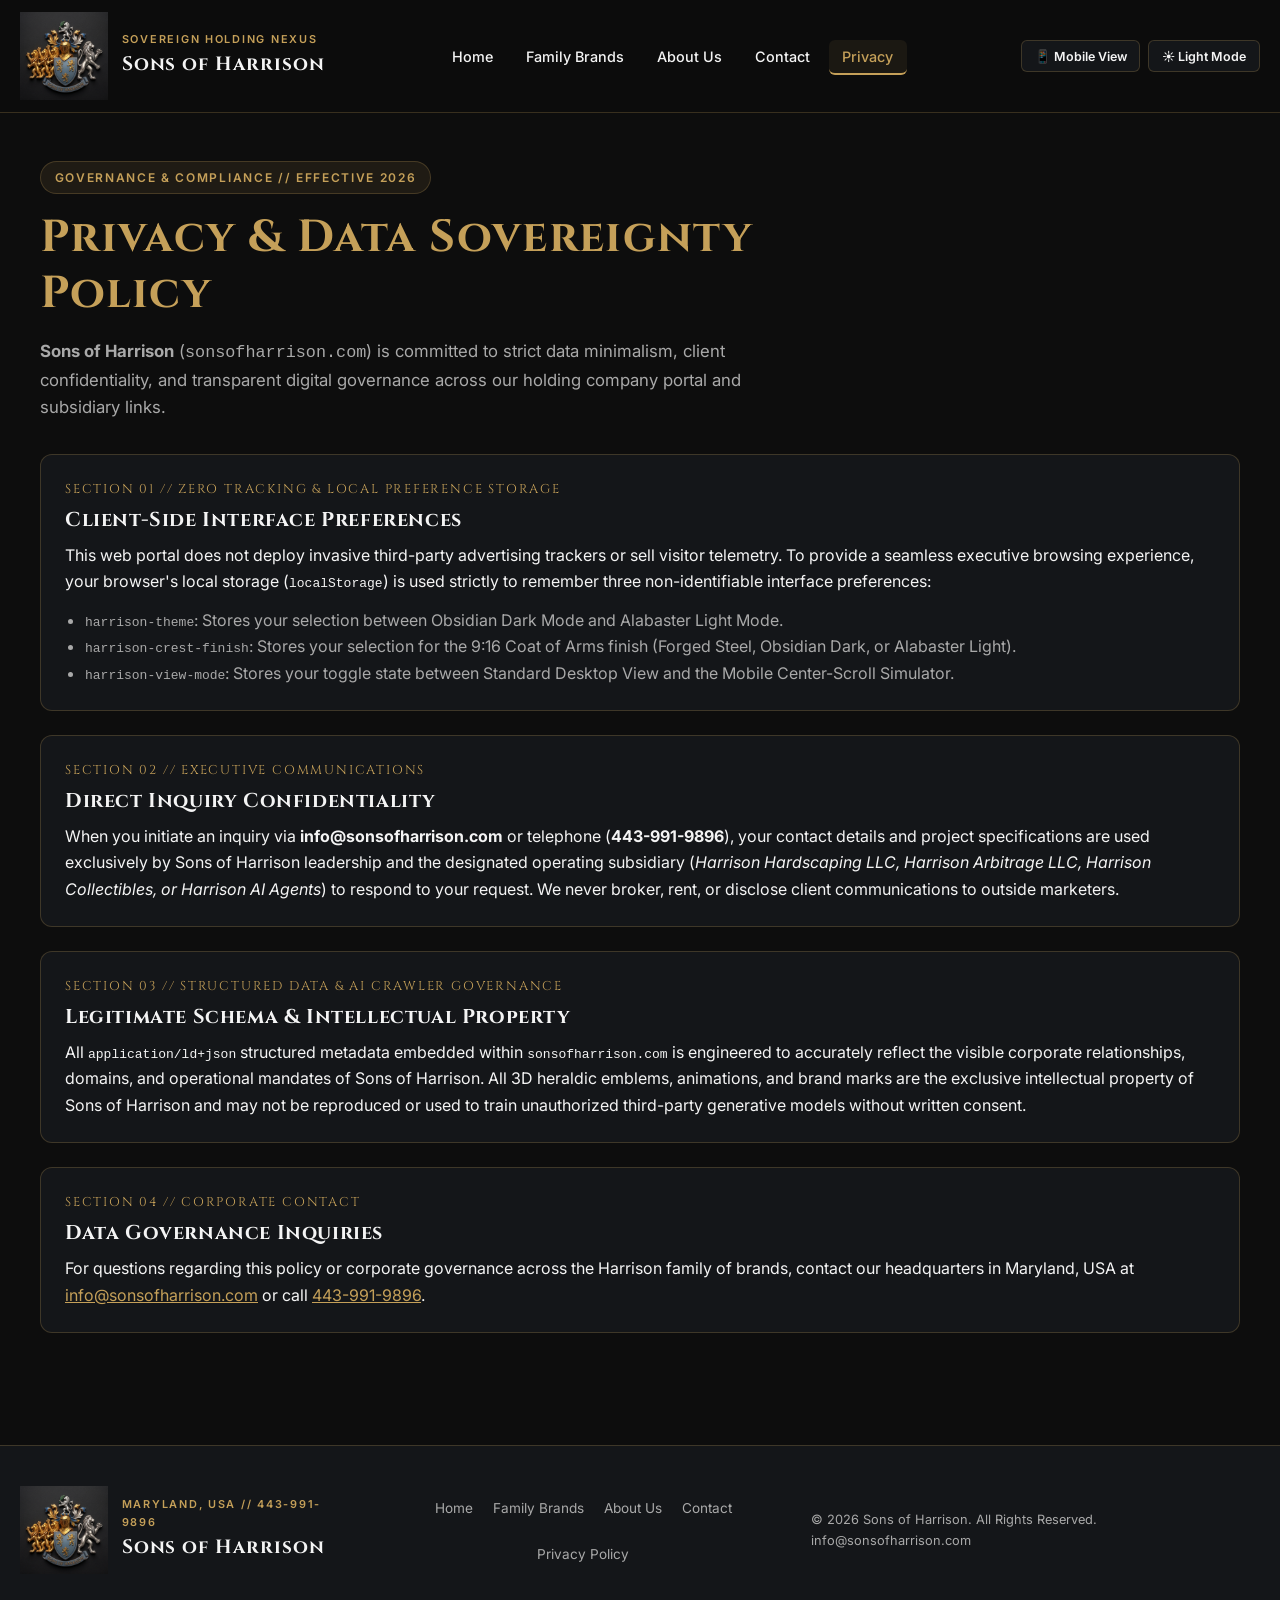
<file: privacy.html>
<!DOCTYPE html>
<html lang="en" data-theme="dark" data-crest="steel">
<head>
  <meta charset="UTF-8" />
  <meta name="viewport" content="width=device-width, initial-scale=1.0" />
  <title>Privacy & Data Sovereignty | Sons of Harrison</title>
  <meta name="description" content="Corporate Privacy Policy, Data Sovereignty Standards, and Structured Metadata Governance for Sons of Harrison (sonsofharrison.com)." />
  <link rel="icon" type="image/x-icon" href="favicon.ico" />
  <link rel="stylesheet" href="styles.css" />
  <script src="main.js" defer></script>
</head>
<body>

  <!-- STICKY COMMAND HEADER -->
  <header class="site-header">
    <div class="header-inner">
      <a href="index.html" class="brand-identity">
        <div class="asset-frame-1x1">
          <img
            src="Harrison_Sons_Dark.jpg"
            alt="Sons of Harrison Crest"
            class="theme-brand-logo"
            data-fallback-title="Sons of Harrison Crest"
          />
        </div>
        <div class="brand-titles">
          <span class="brand-eyebrow">Sovereign Holding Nexus</span>
          <span class="brand-name">Sons of Harrison</span>
        </div>
      </a>

      <button class="mobile-menu-btn" aria-expanded="false" aria-label="Toggle Navigation">☰ MENU</button>

      <ul class="nav-links">
        <li><a href="index.html">Home</a></li>
        <li><a href="brands.html">Family Brands</a></li>
        <li><a href="about.html">About Us</a></li>
        <li><a href="contact.html">Contact</a></li>
        <li><a href="privacy.html" class="active">Privacy</a></li>
      </ul>

      <div class="header-controls">
        <button id="view-mode-toggle" class="control-btn" type="button">📱 Mobile View</button>
        <button id="theme-toggle" class="control-btn" type="button">☀️ Light Mode</button>
      </div>
    </div>
  </header>

  <!-- MAIN CONTENT -->
  <main class="main-container">

    <section class="section-block" style="padding-top: 1rem; border-bottom: none;">
      <div class="section-header">
        <span class="eyebrow-badge">Governance & Compliance // Effective 2026</span>
        <h1>Privacy & Data Sovereignty Policy</h1>
        <p class="lead-copy">
          <strong>Sons of Harrison</strong> (<code>sonsofharrison.com</code>) is committed to strict data minimalism, client confidentiality, and transparent digital governance across our holding company portal and subsidiary links.
        </p>
      </div>

      <div class="pillars-grid" style="grid-template-columns: 1fr;">

        <article class="pillar-card">
          <span class="pillar-number">SECTION 01 // ZERO TRACKING & LOCAL PREFERENCE STORAGE</span>
          <h3>Client-Side Interface Preferences</h3>
          <p>
            This web portal does not deploy invasive third-party advertising trackers or sell visitor telemetry. To provide a seamless executive browsing experience, your browser's local storage (<code>localStorage</code>) is used strictly to remember three non-identifiable interface preferences:
          </p>
          <ul style="margin-top: 0.75rem; margin-left: 1.25rem; color: var(--text-muted);">
            <li><code>harrison-theme</code>: Stores your selection between Obsidian Dark Mode and Alabaster Light Mode.</li>
            <li><code>harrison-crest-finish</code>: Stores your selection for the 9:16 Coat of Arms finish (Forged Steel, Obsidian Dark, or Alabaster Light).</li>
            <li><code>harrison-view-mode</code>: Stores your toggle state between Standard Desktop View and the Mobile Center-Scroll Simulator.</li>
          </ul>
        </article>

        <article class="pillar-card">
          <span class="pillar-number">SECTION 02 // EXECUTIVE COMMUNICATIONS</span>
          <h3>Direct Inquiry Confidentiality</h3>
          <p>
            When you initiate an inquiry via <strong>info@sonsofharrison.com</strong> or telephone (<strong>443-991-9896</strong>), your contact details and project specifications are used exclusively by Sons of Harrison leadership and the designated operating subsidiary (<em>Harrison Hardscaping LLC, Harrison Arbitrage LLC, Harrison Collectibles, or Harrison AI Agents</em>) to respond to your request. We never broker, rent, or disclose client communications to outside marketers.
          </p>
        </article>

        <article class="pillar-card">
          <span class="pillar-number">SECTION 03 // STRUCTURED DATA & AI CRAWLER GOVERNANCE</span>
          <h3>Legitimate Schema & Intellectual Property</h3>
          <p>
            All <code>application/ld+json</code> structured metadata embedded within <code>sonsofharrison.com</code> is engineered to accurately reflect the visible corporate relationships, domains, and operational mandates of Sons of Harrison. All 3D heraldic emblems, animations, and brand marks are the exclusive intellectual property of Sons of Harrison and may not be reproduced or used to train unauthorized third-party generative models without written consent.
          </p>
        </article>

        <article class="pillar-card">
          <span class="pillar-number">SECTION 04 // CORPORATE CONTACT</span>
          <h3>Data Governance Inquiries</h3>
          <p>
            For questions regarding this policy or corporate governance across the Harrison family of brands, contact our headquarters in Maryland, USA at <a href="mailto:info@sonsofharrison.com" style="color: var(--gold);">info@sonsofharrison.com</a> or call <a href="tel:14439919896" style="color: var(--gold);">443-991-9896</a>.
          </p>
        </article>

      </div>
    </section>

  </main>

  <!-- EXECUTIVE FOOTER -->
  <footer class="site-footer">
    <div class="footer-inner">
      <div class="brand-identity">
        <div class="asset-frame-1x1">
          <img
            src="Harrison_Sons_Dark.jpg"
            alt="Sons of Harrison Seal"
            class="theme-brand-logo"
            data-fallback-title="Sons of Harrison Seal"
          />
        </div>
        <div class="brand-titles">
          <span class="brand-eyebrow">Maryland, USA // 443-991-9896</span>
          <span class="brand-name">Sons of Harrison</span>
        </div>
      </div>

      <ul class="footer-links">
        <li><a href="index.html">Home</a></li>
        <li><a href="brands.html">Family Brands</a></li>
        <li><a href="about.html">About Us</a></li>
        <li><a href="contact.html">Contact</a></li>
        <li><a href="privacy.html">Privacy Policy</a></li>
      </ul>

      <p class="footer-copy">© 2026 Sons of Harrison. All Rights Reserved. info@sonsofharrison.com</p>
    </div>
  </footer>

</body>
</html>
</file>
<file: styles.css>
/* ==========================================================================
   SONS OF HARRISON (sonsofharrison.com) — MASTER ENTERPRISE STYLESHEET
   Mobile-First 9:16 Architecture | Obsidian Dark & Alabaster Light Themes
   ========================================================================== */

@import url('https://fonts.googleapis.com/css2?family=Cinzel:wght@500;600;700;800&family=Inter:wght@400;500;600;700&display=swap');

:root,
html[data-theme="dark"] {
  --bg-main: #0d0d0d;
  --bg-alt: #141619;
  --bg-elevated: #1b1e23;
  --bg-glass: rgba(13, 13, 13, 0.88);
  --text-main: #f4f4f4;
  --text-muted: #a9a9a9;
  --gold: #c5a059;
  --gold-light: #e8d08d;
  --silver: #a9a9a9;
  --silver-light: #f4f4f4;
  --shield-blue: #3b628b;
  --oak-green: #2e5a36;
  --border-subtle: rgba(197, 160, 89, 0.24);
  --border-silver: rgba(169, 169, 169, 0.22);
  --shadow-card: 0 18px 42px rgba(0, 0, 0, 0.65);
  --frame-1x1-bg: #0d0d0d;
  --font-heading: 'Cinzel', Georgia, serif;
  --font-body: 'Inter', -apple-system, BlinkMacSystemFont, sans-serif;
}

html[data-theme="light"] {
  --bg-main: #ffffff;
  --bg-alt: #f8f9fa;
  --bg-elevated: #f1f3f5;
  --bg-glass: rgba(255, 255, 255, 0.92);
  --text-main: #2c2c2c;
  --text-muted: #5a6065;
  --gold: #b08d44;
  --gold-light: #c5a059;
  --silver: #7d8287;
  --silver-light: #e2e5e8;
  --shield-blue: #2b4c6f;
  --oak-green: #2e5a36;
  --border-subtle: rgba(197, 160, 89, 0.35);
  --border-silver: rgba(169, 169, 169, 0.4);
  --shadow-card: 0 12px 32px rgba(0, 0, 0, 0.08);
  --frame-1x1-bg: #ffffff;
}

*,
*::before,
*::after {
  margin: 0;
  padding: 0;
  box-sizing: border-box;
}

html {
  scroll-behavior: smooth;
}

body {
  font-family: var(--font-body);
  background-color: var(--bg-main);
  color: var(--text-main);
  line-height: 1.65;
  min-height: 100vh;
  display: flex;
  flex-direction: column;
  transition: background-color 0.25s ease, color 0.25s ease;
}

/* --- MOBILE CENTER-SCROLL SIMULATOR MODE (data-view="mobile") --- */
html[data-view="mobile"] body {
  max-width: 460px;
  margin: 0 auto;
  border-left: 1px solid var(--border-subtle);
  border-right: 1px solid var(--border-subtle);
  box-shadow: 0 0 60px rgba(0, 0, 0, 0.5);
}

/* --- STICKY EXECUTIVE HEADER --- */
.site-header {
  position: sticky;
  top: 0;
  z-index: 1000;
  background: var(--bg-glass);
  backdrop-filter: blur(14px);
  -webkit-backdrop-filter: blur(14px);
  border-bottom: 1px solid var(--border-subtle);
}

.header-inner {
  max-width: 1280px;
  margin: 0 auto;
  padding: 0.75rem 1.25rem;
  display: flex;
  align-items: center;
  justify-content: space-between;
  gap: 1rem;
  flex-wrap: wrap;
}

.brand-identity {
  display: flex;
  align-items: center;
  gap: 0.85rem;
  text-decoration: none;
  color: var(--text-main);
}

/* 1:1 Square Logo (Unformatted & Full Scale) */
.asset-frame-1x1 {
  aspect-ratio: 1 / 1;
  width: 88px;
  height: 88px;
  display: flex;
  align-items: center;
  justify-content: center;
  flex-shrink: 0;
}

.asset-frame-1x1 img {
  width: 100%;
  height: 100%;
  object-fit: contain;
  display: block;
}

.brand-titles {
  display: flex;
  flex-direction: column;
}

.brand-eyebrow {
  font-size: 0.68rem;
  text-transform: uppercase;
  letter-spacing: 0.16em;
  color: var(--gold);
  font-weight: 600;
}

.brand-name {
  font-family: var(--font-heading);
  font-size: 1.2rem;
  font-weight: 700;
  letter-spacing: 0.05em;
  color: var(--text-main);
}

/* --- NAVIGATION & CONTROLS --- */
.nav-links {
  display: flex;
  align-items: center;
  gap: 0.35rem;
  list-style: none;
}

.nav-links a {
  text-decoration: none;
  color: var(--text-main);
  font-size: 0.9rem;
  font-weight: 500;
  padding: 0.5rem 0.85rem;
  border-radius: 6px;
  border-bottom: 2px solid transparent;
  transition: all 0.2s ease;
}

.nav-links a:hover,
.nav-links a.active {
  color: var(--gold);
  border-bottom-color: var(--gold);
  background: rgba(197, 160, 89, 0.08);
}

.header-controls {
  display: flex;
  align-items: center;
  gap: 0.5rem;
}

.control-btn,
.mobile-menu-btn {
  background: var(--bg-alt);
  color: var(--text-main);
  border: 1px solid var(--border-subtle);
  padding: 0.45rem 0.8rem;
  border-radius: 6px;
  font-family: var(--font-body);
  font-size: 0.78rem;
  font-weight: 600;
  cursor: pointer;
  transition: all 0.2s ease;
  white-space: nowrap;
}

.control-btn:hover,
.control-btn.active,
.mobile-menu-btn:hover {
  border-color: var(--gold);
  color: var(--gold);
}

.mobile-menu-btn {
  display: none;
}

/* --- MAIN LAYOUT & TYPOGRAPHY --- */
.main-container {
  flex: 1;
  width: 100%;
  max-width: 1240px;
  margin: 0 auto;
  padding: 2rem 1.25rem 4rem;
}

.eyebrow-badge {
  display: inline-flex;
  align-items: center;
  gap: 0.5rem;
  font-size: 0.75rem;
  font-weight: 600;
  text-transform: uppercase;
  letter-spacing: 0.14em;
  color: var(--gold);
  background: rgba(197, 160, 89, 0.1);
  border: 1px solid var(--border-subtle);
  padding: 0.35rem 0.85rem;
  border-radius: 999px;
  margin-bottom: 1rem;
}

h1, h2, h3, h4 {
  font-family: var(--font-heading);
  line-height: 1.25;
  letter-spacing: 0.03em;
}

h1 {
  font-size: clamp(1.85rem, 3.5vw, 2.85rem);
  color: var(--gold);
  margin-bottom: 1rem;
}

h2 {
  font-size: clamp(1.4rem, 2.5vw, 2rem);
  color: var(--text-main);
  margin-bottom: 0.85rem;
}

h3 {
  font-size: 1.25rem;
  color: var(--text-main);
  margin-bottom: 0.65rem;
}

.lead-copy {
  font-size: 1.05rem;
  color: var(--text-muted);
  margin-bottom: 1.5rem;
}

/* --- HERO SPLIT-STAGE (9:16 VERTICAL ARCHITECTURE) --- */
.hero-section {
  display: grid;
  grid-template-columns: 1fr;
  gap: 2.25rem;
  align-items: center;
  padding: 1rem 0 3rem;
  border-bottom: 1px solid var(--border-silver);
}

.hero-stage-column {
  display: flex;
  flex-direction: column;
  align-items: center;
  width: 100%;
}

/* Strictly 9:16 Vertical Frame — Zero 16:9 Allowed */
.asset-frame-9x16 {
  aspect-ratio: 9 / 16;
  width: 100%;
  max-width: 360px;
  background-color: var(--bg-alt);
  border-radius: 14px;
  border: 1.5px solid var(--gold);
  box-shadow: var(--shadow-card);
  overflow: hidden;
  position: relative;
  display: flex;
  align-items: center;
  justify-content: center;
}

.asset-frame-9x16 video,
.asset-frame-9x16 img {
  width: 100%;
  height: 100%;
  object-fit: cover;
  display: block;
}

/* Independent Crest Finish Switcher Pills */
.crest-switcher-bar {
  margin-top: 1rem;
  background: var(--bg-alt);
  border: 1px solid var(--border-subtle);
  border-radius: 10px;
  padding: 0.5rem;
  display: flex;
  flex-direction: column;
  align-items: center;
  gap: 0.45rem;
  width: 100%;
  max-width: 360px;
}

.crest-switcher-label {
  font-size: 0.7rem;
  text-transform: uppercase;
  letter-spacing: 0.12em;
  color: var(--text-muted);
  font-weight: 600;
}

.crest-switcher-pills {
  display: flex;
  gap: 0.4rem;
  width: 100%;
}

.crest-switch-btn {
  flex: 1;
  background: var(--bg-main);
  color: var(--text-muted);
  border: 1px solid var(--border-silver);
  border-radius: 6px;
  padding: 0.45rem 0.5rem;
  font-size: 0.75rem;
  font-weight: 600;
  cursor: pointer;
  transition: all 0.2s ease;
}

.crest-switch-btn:hover,
.crest-switch-btn.active {
  background: var(--gold);
  color: #0d0d0d;
  border-color: var(--gold);
}

/* --- BUTTONS & CTA GROUP --- */
.cta-group {
  display: flex;
  flex-wrap: wrap;
  gap: 0.85rem;
  margin-top: 1.5rem;
}

.btn-primary,
.btn-secondary {
  display: inline-flex;
  align-items: center;
  justify-content: center;
  gap: 0.5rem;
  padding: 0.8rem 1.5rem;
  border-radius: 8px;
  font-family: var(--font-heading);
  font-size: 0.9rem;
  font-weight: 700;
  text-decoration: none;
  letter-spacing: 0.04em;
  transition: all 0.25s ease;
  cursor: pointer;
}

.btn-primary {
  background: linear-gradient(135deg, var(--gold), var(--gold-light));
  color: #0d0d0d;
  border: 1px solid var(--gold);
}

.btn-primary:hover {
  transform: translateY(-2px);
  box-shadow: 0 8px 20px rgba(197, 160, 89, 0.35);
}

.btn-secondary {
  background: transparent;
  color: var(--text-main);
  border: 1px solid var(--gold);
}

.btn-secondary:hover {
  background: rgba(197, 160, 89, 0.12);
  color: var(--gold);
}

/* --- 9:16 ENTERPRISE BRAND CARDS & GRIDS --- */
.section-block {
  padding: 3rem 0;
  border-bottom: 1px solid var(--border-silver);
}

.section-header {
  max-width: 780px;
  margin-bottom: 2rem;
}

.brands-grid {
  display: grid;
  grid-template-columns: 1fr;
  gap: 2rem;
}

.brand-card {
  background: var(--bg-alt);
  border: 1px solid var(--border-silver);
  border-radius: 14px;
  padding: 1.5rem;
  display: flex;
  flex-direction: column;
  align-items: center;
  text-align: center;
  position: relative;
  overflow: hidden;
  box-shadow: var(--shadow-card);
  transition: transform 0.25s ease, border-color 0.25s ease;
}

.brand-card::before {
  content: '';
  position: absolute;
  top: 0;
  left: 0;
  width: 100%;
  height: 4px;
  background: linear-gradient(90deg, var(--silver), var(--gold), var(--silver));
}

.brand-card:hover {
  transform: translateY(-4px);
  border-color: var(--gold);
}

.brand-card .asset-frame-9x16 {
  max-width: 260px;
  margin-bottom: 1.25rem;
}

.brand-domain-tag {
  font-size: 0.75rem;
  font-weight: 600;
  text-transform: uppercase;
  letter-spacing: 0.1em;
  color: var(--gold);
  margin-bottom: 0.4rem;
}

/* Mobile Collapsible Card Mechanics */
.collapsible-content.is-collapsed {
  display: none;
}

.collapse-toggle-btn {
  margin-top: 0.75rem;
  background: transparent;
  color: var(--silver);
  border: 1px dashed var(--border-silver);
  border-radius: 6px;
  padding: 0.35rem 0.75rem;
  font-size: 0.75rem;
  cursor: pointer;
  display: inline-flex;
  align-items: center;
  gap: 0.4rem;
}

.collapse-toggle-btn:hover {
  color: var(--gold);
  border-color: var(--gold);
}

/* --- HERALDIC PILLARS & ANATOMY GRID --- */
.pillars-grid {
  display: grid;
  grid-template-columns: 1fr;
  gap: 1.5rem;
}

.pillar-card {
  background: var(--bg-alt);
  border: 1px solid var(--border-subtle);
  border-radius: 12px;
  padding: 1.5rem;
  position: relative;
}

.pillar-number {
  font-family: var(--font-heading);
  font-size: 0.8rem;
  color: var(--gold);
  letter-spacing: 0.14em;
  display: block;
  margin-bottom: 0.4rem;
}

/* --- CONTACT PORTAL --- */
.contact-wrapper {
  display: grid;
  grid-template-columns: 1fr;
  gap: 2.5rem;
  margin-top: 1.5rem;
}

.contact-card,
.contact-form-card {
  background: var(--bg-alt);
  border: 1px solid var(--border-subtle);
  border-radius: 14px;
  padding: 2rem;
  box-shadow: var(--shadow-card);
}

.contact-detail-list {
  list-style: none;
  display: flex;
  flex-direction: column;
  gap: 1.25rem;
  margin-top: 1.25rem;
}

.contact-detail-list strong {
  display: block;
  font-family: var(--font-heading);
  color: var(--gold);
  font-size: 0.85rem;
  letter-spacing: 0.08em;
  text-transform: uppercase;
}

.contact-detail-list a {
  color: var(--text-main);
  text-decoration: none;
  font-weight: 500;
}

.contact-detail-list a:hover {
  color: var(--gold);
}

.form-group {
  display: flex;
  flex-direction: column;
  gap: 0.4rem;
  margin-bottom: 1.2rem;
}

.form-group label {
  font-size: 0.82rem;
  font-weight: 600;
  color: var(--gold);
}

.form-group input,
.form-group select,
.form-group textarea {
  width: 100%;
  padding: 0.85rem 1rem;
  background: var(--bg-main);
  color: var(--text-main);
  border: 1px solid var(--border-silver);
  border-radius: 8px;
  font-family: var(--font-body);
  font-size: 0.95rem;
}

.form-group input:focus,
.form-group select:focus,
.form-group textarea:focus {
  outline: none;
  border-color: var(--gold);
}

/* --- ZERO-EDIT MISSING ASSET FALLBACK BOX --- */
.asset-fallback-box {
  width: 100%;
  height: 100%;
  padding: 1.5rem;
  background: radial-gradient(circle at center, var(--bg-elevated), var(--bg-main));
  display: flex;
  flex-direction: column;
  align-items: center;
  justify-content: center;
  text-align: center;
  gap: 0.65rem;
}

.fallback-monogram {
  font-size: 0.7rem;
  letter-spacing: 0.14em;
  color: var(--gold);
  font-weight: 700;
  text-transform: uppercase;
}

.fallback-title {
  font-family: var(--font-heading);
  font-size: 1.1rem;
  color: var(--text-main);
}

.fallback-filename {
  font-family: monospace;
  font-size: 0.72rem;
  color: var(--silver);
  background: rgba(197, 160, 89, 0.1);
  padding: 0.25rem 0.5rem;
  border-radius: 4px;
}

.logo-monogram-fallback {
  font-family: var(--font-heading);
  font-weight: 700;
  color: var(--gold);
  font-size: 1rem;
}

/* --- FOOTER --- */
.site-footer {
  background: var(--bg-alt);
  border-top: 1px solid var(--border-subtle);
  padding: 2.5rem 1.25rem;
  margin-top: auto;
}

.footer-inner {
  max-width: 1240px;
  margin: 0 auto;
  display: flex;
  flex-direction: column;
  gap: 1.5rem;
  align-items: center;
  text-align: center;
}

.footer-links {
  display: flex;
  flex-wrap: wrap;
  justify-content: center;
  gap: 1.25rem;
  list-style: none;
}

.footer-links a {
  color: var(--text-muted);
  text-decoration: none;
  font-size: 0.85rem;
}

.footer-links a:hover {
  color: var(--gold);
}

.footer-copy {
  font-size: 0.8rem;
  color: var(--text-muted);
}

/* --- RESPONSIVE BREAKPOINTS (Disabled when data-view="mobile" is active) --- */
@media screen and (min-width: 860px) {
  html:not([data-view="mobile"]) .hero-section {
    grid-template-columns: 1.15fr 0.85fr;
  }

  html:not([data-view="mobile"]) .brands-grid {
    grid-template-columns: repeat(2, 1fr);
  }

  html:not([data-view="mobile"]) .pillars-grid {
    grid-template-columns: repeat(3, 1fr);
  }

  html:not([data-view="mobile"]) .contact-wrapper {
    grid-template-columns: 0.9fr 1.1fr;
  }

  html:not([data-view="mobile"]) .footer-inner {
    flex-direction: row;
    justify-content: space-between;
    text-align: left;
  }
}

@media screen and (min-width: 1140px) {
  html:not([data-view="mobile"]) .brands-grid-4 {
    grid-template-columns: repeat(4, 1fr);
  }
}

@media screen and (max-width: 859px) {
  .mobile-menu-btn {
    display: inline-flex;
  }

  .nav-links {
    display: none;
    width: 100%;
    flex-direction: column;
    align-items: stretch;
    padding-top: 0.75rem;
    border-top: 1px solid var(--border-silver);
  }

  .nav-links.nav-open {
    display: flex;
  }
}
</file>
